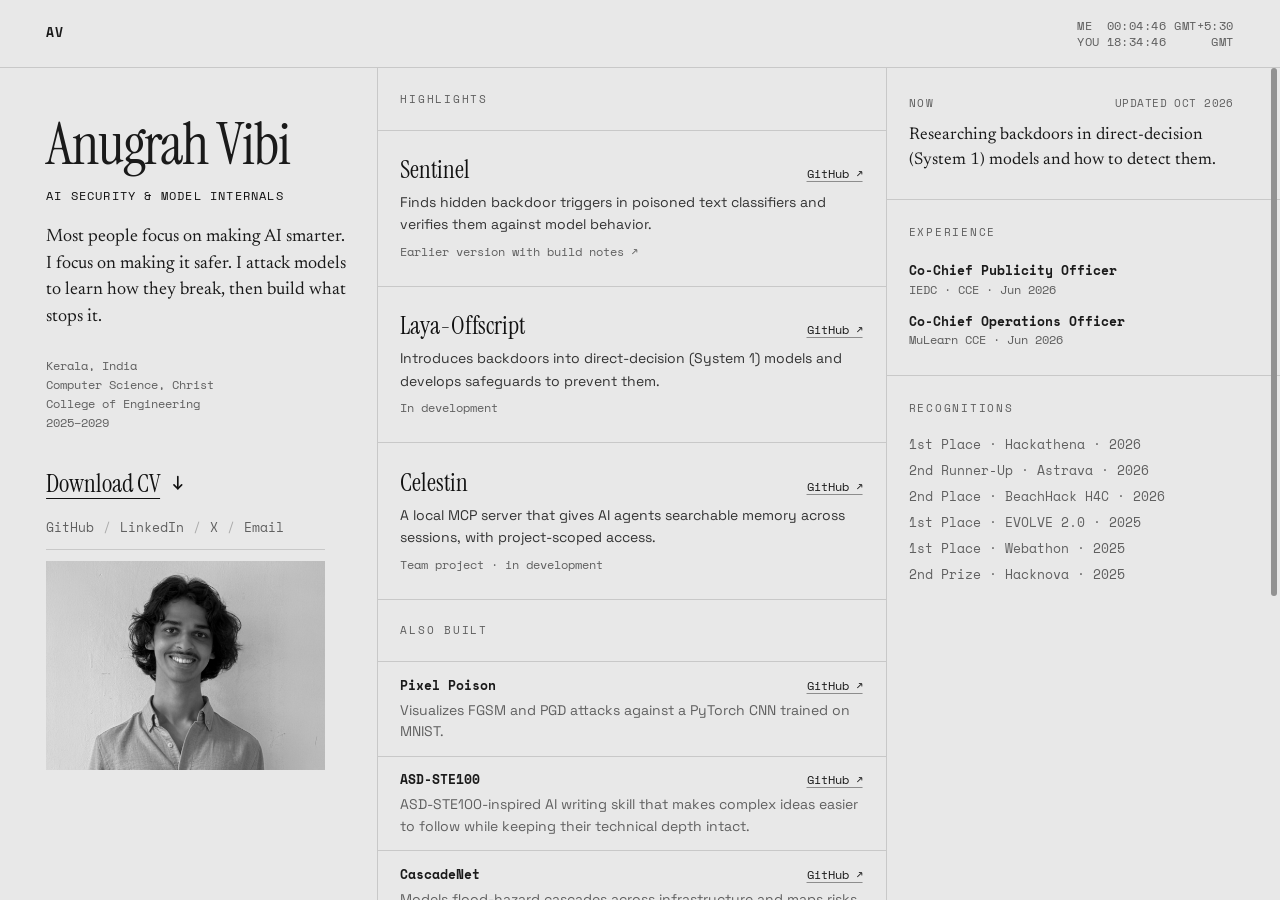
<file: index.html>
<!doctype html>
<html lang="en">
  <head>
    <meta charset="UTF-8" />
    <meta name="viewport" content="width=device-width, initial-scale=1.0" />
    <meta
      name="description"
      content="Portfolio of Anugrah Vibi. AI security and model internals, researching backdoors and adversarial triggers in direct-decision (System 1) models."
    />
    <meta name="theme-color" content="#e8e8e8" />
    <title>Anugrah Vibi | AI Security &amp; Model Internals</title>
    <link rel="canonical" href="https://anugrahvibi.vercel.app/" />
    <script type="application/ld+json">
      {
        "@context": "https://schema.org",
        "@type": "Person",
        "@id": "https://anugrahvibi.vercel.app/#person",
        "name": "Anugrah Vibi",
        "url": "https://anugrahvibi.vercel.app/",
        "description": "AI security and model internals, researching backdoors and adversarial triggers in direct-decision (System 1) models.",
        "affiliation": {
          "@type": "EducationalOrganization",
          "name": "Christ College of Engineering"
        },
        "sameAs": [
          "https://github.com/anugrahvibi",
          "https://www.linkedin.com/in/anugrahvibi/",
          "https://x.com/anugrah_vibi"
        ]
      }
    </script>
    <link rel="icon" href="data:," />
    <link rel="preconnect" href="https://fonts.googleapis.com" />
    <link rel="preconnect" href="https://fonts.gstatic.com" crossorigin />
    <link
      href="https://fonts.googleapis.com/css2?family=Instrument+Serif&family=Newsreader:wght@400&family=Space+Grotesk:wght@400&family=Space+Mono:wght@400;700&display=swap"
      rel="stylesheet"
    />
    <style>
      :root {
        color-scheme: light;
        --ui-scale: 0.9;
        --mono-copy-size: 13px;
        --mono-description-size: 12.5px;
        --mono-meta-size: 12px;
        --mono-label-size: 11px;
        --project-description-font: "Space Grotesk", Arial, sans-serif;
        --project-description-size: 14px;
        --reading-copy-font: "Newsreader", Georgia, serif;
        --paper: #e8e8e8;
        --ink: #1a1a1a;
        --muted: #5d5d5d;
        --rule: #c8c8c8;
        --rule-major: 1px solid var(--rule);
        --column-divider: var(--rule-major);
        --scroll-thumb: #929292;
        --scroll-thumb-hover: #666666;
        --cell-pad: calc(28px * var(--ui-scale));
        --serif: "Instrument Serif", Georgia, serif;
        --mono: "Space Mono", "Courier New", monospace;
      }

      *,
      *::before,
      *::after {
        box-sizing: border-box;
      }

      html {
        scroll-behavior: smooth;
        scrollbar-width: none;
      }

      html::-webkit-scrollbar {
        display: none;
      }

      .col-projects {
        scrollbar-width: none;
      }

      .col-projects::-webkit-scrollbar {
        display: none;
      }

      .work-scrollbar {
        position: fixed;
        z-index: 5;
        inset-block: calc(76px * var(--ui-scale)) 0;
        right: 0;
        display: none;
        width: 12px;
        touch-action: none;
        user-select: none;
      }

      .work-scrollbar[hidden] {
        display: none;
      }

      .work-scrollbar-thumb {
        position: absolute;
        top: 0;
        left: 3px;
        width: 6px;
        min-height: 32px;
        border-radius: 999px;
        background: var(--scroll-thumb);
        cursor: grab;
      }

      .work-scrollbar:hover .work-scrollbar-thumb,
      .work-scrollbar.is-dragging .work-scrollbar-thumb {
        background: var(--scroll-thumb-hover);
      }

      .work-scrollbar.is-dragging .work-scrollbar-thumb {
        cursor: grabbing;
      }

      .work-scrollbar:focus-visible {
        outline: 2px solid var(--ink);
        outline-offset: -2px;
      }

      body {
        min-width: 320px;
        margin: 0;
        background: var(--paper);
        color: var(--ink);
        font-family: var(--mono);
        font-size: var(--mono-copy-size);
        line-height: 1.65;
      }

      a {
        color: inherit;
        text-decoration-color: #8d8d8d;
        text-decoration-thickness: 1px;
        text-underline-offset: 3px;
      }

      a:hover {
        text-decoration-color: currentColor;
      }

      a:focus-visible {
        outline: 2px solid var(--ink);
        outline-offset: 4px;
      }

      .nav {
        min-height: calc(76px * var(--ui-scale));
        display: flex;
        align-items: center;
        padding: calc(18px * var(--ui-scale)) clamp(calc(22px * var(--ui-scale)), calc(4vw * var(--ui-scale)), calc(56px * var(--ui-scale)));
        border-bottom: var(--rule-major);
      }

      .nav-left {
        font-size: calc(14px * var(--ui-scale));
        font-weight: 600;
        letter-spacing: 0.08em;
        text-decoration: none;
        white-space: nowrap;
      }

      .local-times {
        display: flex;
        flex-direction: column;
        align-items: flex-end;
        margin-left: auto;
        color: var(--muted);
        font-size: var(--mono-meta-size);
        letter-spacing: 0.04em;
        line-height: 1.35;
        white-space: nowrap;
      }

      .time-row {
        display: grid;
        grid-template-columns: 3ch 8ch 9ch;
        column-gap: 0.7em;
        font-variant-numeric: tabular-nums;
      }

      .time-value,
      .time-offset {
        text-align: right;
      }

      .main {
        --column-gap: clamp(calc(24px * var(--ui-scale)), calc(4vw * var(--ui-scale)), calc(62px * var(--ui-scale)));
        --page-inset: clamp(calc(22px * var(--ui-scale)), calc(4vw * var(--ui-scale)), calc(56px * var(--ui-scale)));
        --column-top: clamp(calc(34px * var(--ui-scale)), calc(5vw * var(--ui-scale)), calc(62px * var(--ui-scale)));
        --column-bottom: calc(64px * var(--ui-scale));
        display: grid;
        grid-template-columns: minmax(calc(220px * var(--ui-scale)), 0.9fr) minmax(calc(360px * var(--ui-scale)), 1.35fr) minmax(calc(230px * var(--ui-scale)), 0.95fr);
        column-gap: var(--column-gap);
        row-gap: var(--column-gap);
        align-items: stretch;
        padding: 0 var(--page-inset);
      }

      .col-left,
      .col-right,
      .col-projects {
        min-width: 0;
      }

      .col-left {
        padding-top: calc(var(--column-top) + 8px * var(--ui-scale));
        padding-bottom: 0;
      }

      .col-projects,
      .col-right {
        margin-left: calc(var(--column-gap) / -2);
        padding-left: calc(var(--column-gap) / 2 - 1px);
        padding-top: 0;
        padding-bottom: 0;
        border-left: var(--column-divider);
      }

      .name {
        margin: 0;
        font-family: var(--serif);
        font-size: calc(clamp(48px, 5vw, 76px) * var(--ui-scale));
        font-style: normal;
        font-weight: 400;
        line-height: 1;
        letter-spacing: -0.02em;
      }

      .role-line {
        margin: calc(14px * var(--ui-scale)) 0 0;
        color: #111;
        font-family: var(--mono);
        font-size: var(--mono-meta-size);
        font-weight: 500;
        letter-spacing: 0.1em;
        text-transform: uppercase;
      }

      .intro-description {
        max-width: 42ch;
        margin: calc(20px * var(--ui-scale)) 0 0;
        color: #1a1a1a;
        font-family: var(--reading-copy-font);
        font-size: 18px;
        font-style: normal;
        font-weight: 400;
        letter-spacing: 0;
        line-height: 1.48;
        text-wrap: pretty;
      }

      .meta-lines {
        margin-top: calc(28px * var(--ui-scale));
        color: #606060;
        font-family: var(--mono);
        font-size: var(--mono-meta-size);
        line-height: 1.6;
      }

      .meta-lines p {
        margin: 0;
        white-space: nowrap;
      }

      .meta-lines p.meta-college {
        white-space: normal;
        text-wrap: balance;
      }

      .cv-link {
        display: inline-flex;
        align-items: center;
        color: #111;
        font-family: var(--serif);
        font-size: calc(28px * var(--ui-scale));
        line-height: 1.2;
        text-decoration: underline;
        text-decoration-thickness: 1px;
        text-underline-offset: 6px;
      }

      .cv-link:hover,
      .cv-link:focus-visible {
        text-decoration-thickness: 2px;
      }

      .download-arrow {
        width: 0.7em;
        height: 0.7em;
        margin-left: calc(10px * var(--ui-scale));
        transition: transform 150ms ease;
      }

      .cv-link:hover .download-arrow,
      .cv-link:focus-visible .download-arrow {
        transform: translateY(3px);
      }

      .left-bottom {
        margin-top: calc(40px * var(--ui-scale));
      }

      .socials {
        margin-top: calc(20px * var(--ui-scale));
      }

      .portrait-preview {
        width: min(100%, calc(360px * var(--ui-scale)), 31vh);
        width: min(100%, calc(360px * var(--ui-scale)), 31dvh);
        margin: calc(12px * var(--ui-scale)) 0 calc(32px * var(--ui-scale));
        overflow: hidden;
        border-top: var(--rule-major);
        padding-top: calc(12px * var(--ui-scale));
      }

      .portrait-preview img {
        display: block;
        width: 100%;
        height: auto;
        aspect-ratio: 4 / 3;
        object-fit: cover;
        object-position: center;
      }

      .section-label {
        margin: 0 0 calc(17px * var(--ui-scale));
        color: var(--muted);
        font-size: var(--mono-label-size);
        font-weight: 400;
        letter-spacing: 0.16em;
        line-height: 1.4;
        text-transform: uppercase;
      }

      .social-list,
      .experience-list,
      .recognition-list {
        margin: 0;
        padding: 0;
        list-style: none;
      }

      .social-list li {
        margin: 0;
      }

      .social-list a {
        color: #606060;
        font-family: var(--mono);
        font-size: var(--mono-copy-size);
        font-weight: 400;
        text-decoration: none;
      }

      .social-list a:hover,
      .social-list a:focus-visible {
        color: #111;
        text-decoration: underline;
        text-underline-offset: 4px;
      }

      .social-list {
        display: flex;
        flex-wrap: wrap;
        align-items: center;
      }

      .social-list .social-separator {
        margin: 0 calc(10px * var(--ui-scale));
        color: #aaa;
      }

      .featured-list,
      .archive-list {
        margin: 0;
        padding: 0;
        list-style: none;
      }

      .featured-entry {
        padding: calc(28px * var(--ui-scale)) 0;
        padding-right: calc(var(--column-gap) / 2);
        padding-left: calc(var(--column-gap) / 2 - 1px);
        border-bottom: var(--rule-major);
      }

      .featured-list,
      .archive-list {
        margin-right: calc(var(--column-gap) / -2);
        margin-left: calc(var(--column-gap) / -2 + 1px);
      }

      .col-projects > .section-label,
      .archive-section > .section-label {
        margin: 0;
        padding-block: var(--cell-pad);
        line-height: 1;
      }

      .featured-entry:first-child,
      .archive-entry:first-child {
        border-top: var(--rule-major);
      }

      .featured-heading,
      .archive-heading {
        display: flex;
        align-items: baseline;
        justify-content: space-between;
        gap: calc(16px * var(--ui-scale));
      }

      .featured-title {
        min-width: 0;
        margin: 0;
        color: #111;
        font-family: var(--serif);
        font-size: calc(28px * var(--ui-scale));
        font-weight: 400;
        line-height: 1.1;
      }

      .featured-link,
      .archive-link {
        font-size: var(--mono-meta-size);
        white-space: nowrap;
      }

      .featured-description {
        max-width: 58ch;
        margin: calc(8px * var(--ui-scale)) 0 0;
        color: #333;
        font-family: var(--project-description-font);
        font-size: var(--project-description-size);
        font-weight: 400;
        line-height: 1.6;
      }

      .featured-meta {
        margin: calc(8px * var(--ui-scale)) 0 0;
        color: #606060;
        font-family: var(--mono);
        font-size: var(--mono-meta-size);
        line-height: 1.5;
      }

      .featured-meta a {
        color: inherit;
        text-decoration: none;
      }

      .featured-meta a:hover,
      .featured-meta a:focus-visible {
        text-decoration: underline;
        text-underline-offset: 3px;
      }

      .archive-section {
        margin-top: 0;
        padding-bottom: var(--column-bottom);
      }

      .archive-entry {
        min-width: 0;
        padding: calc(14px * var(--ui-scale)) 0;
        padding-right: calc(var(--column-gap) / 2);
        padding-left: calc(var(--column-gap) / 2 - 1px);
        border-bottom: var(--rule-major);
      }

      .archive-name {
        min-width: 0;
        font-family: var(--mono);
        font-size: var(--mono-copy-size);
        font-weight: 700;
      }

      .archive-description {
        display: -webkit-box;
        overflow: hidden;
        margin: calc(4px * var(--ui-scale)) 0 0;
        color: #606060;
        font-family: var(--project-description-font);
        font-size: var(--project-description-size);
        font-weight: 400;
        line-height: 1.55;
        -webkit-box-orient: vertical;
        -webkit-line-clamp: 2;
      }

      .experience-list li,
      .recognition-list li {
        margin: 0 0 calc(13px * var(--ui-scale));
        line-height: 1.55;
      }

      .role-title {
        display: block;
        font-weight: 700;
      }

      .role-meta {
        display: block;
        color: var(--muted);
        font-size: var(--mono-meta-size);
      }

      .role-meta a {
        margin-left: calc(8px * var(--ui-scale));
        white-space: nowrap;
      }

      .now-heading {
        display: flex;
        align-items: baseline;
        justify-content: space-between;
        gap: calc(12px * var(--ui-scale));
      }

      .now-heading .section-label {
        margin-bottom: 0;
      }

      .right-section:first-child {
        padding-block: var(--cell-pad);
      }

      .now-updated {
        color: #606060;
        font-family: var(--mono);
        font-size: var(--mono-label-size);
        letter-spacing: 0.04em;
        text-align: right;
        white-space: nowrap;
      }

      .now-description {
        max-width: 34ch;
        margin: calc(14px * var(--ui-scale)) 0 0;
        color: #1a1a1a;
        font-family: var(--reading-copy-font);
        font-size: 17px;
        font-weight: 400;
        line-height: 1.45;
      }

      .right-section + .right-section {
        margin-top: 0;
        margin-right: calc(var(--page-inset) * -1);
        margin-left: calc(var(--column-gap) / -2 + 1px);
        padding: var(--cell-pad) var(--page-inset) var(--cell-pad) calc(var(--column-gap) / 2 - 1px);
        border-top: var(--rule-major);
      }

      .right-section + .right-section > .section-label {
        margin-bottom: 20px;
      }

      .right-section:last-child {
        padding-bottom: var(--column-bottom);
      }

      .experience-list li:last-child,
      .recognition-list li:last-child {
        margin-bottom: 0;
      }

      .recognition-list li {
        margin-bottom: calc(8px * var(--ui-scale));
        color: #606060;
        font-family: var(--mono);
        font-size: var(--mono-description-size);
        font-weight: 400;
        line-height: 1.5;
      }

      @media (min-width: 1001px) and (min-height: 660px) {
        body {
          height: 100vh;
          height: 100dvh;
          overflow: hidden;
        }

        .nav {
          height: calc(76px * var(--ui-scale));
          min-height: calc(76px * var(--ui-scale));
        }

        .main {
          --column-top: clamp(calc(32px * var(--ui-scale)), calc(5vh * var(--ui-scale)), calc(60px * var(--ui-scale)));
          height: calc(100vh - calc(76px * var(--ui-scale)));
          height: calc(100dvh - calc(76px * var(--ui-scale)));
          grid-template-rows: minmax(0, 1fr);
          overflow: hidden;
        }

        .col-projects {
          min-height: 0;
          margin-right: calc(var(--column-gap) / -2);
          overflow-x: hidden;
          overflow-y: auto;
          overscroll-behavior-x: none;
          overscroll-behavior-y: contain;
        }

        .work-scrollbar {
          display: block;
        }

        .featured-list,
        .archive-list {
          margin-right: 0;
        }
      }

      @media (max-width: 1000px), (max-height: 659px) {
        .portrait-preview {
          display: none;
        }

        .main {
          grid-template-columns: minmax(0, 1fr) minmax(0, 1fr);
          row-gap: 0;
          overflow: visible;
        }

        .col-left,
        .col-projects {
          grid-column: 1 / -1;
        }

        .col-left {
          max-width: 720px;
          padding-bottom: calc(32px * var(--ui-scale));
        }

        .col-projects,
        .col-right {
          margin-left: 0;
          padding-top: 0;
          padding-bottom: 0;
          padding-left: 0;
          border-top: var(--column-divider);
          border-left: 0;
        }

        .featured-list,
        .archive-list {
          margin-right: 0;
          margin-left: 0;
        }

        .featured-entry,
        .archive-entry {
          padding-right: 0;
          padding-left: 0;
        }

        .right-section + .right-section {
          margin-right: 0;
          margin-left: 0;
          padding: var(--cell-pad) 0;
        }
      }

      @media (min-width: 1001px) and (min-height: 660px) and (max-height: 715px) {
        .portrait-preview {
          display: none;
        }
      }

      @media (max-width: 639px) {
        .time-row--me {
          display: none;
        }
      }

      @media (max-width: 620px) {
        .nav {
          padding: calc(16px * var(--ui-scale)) calc(20px * var(--ui-scale));
        }

        .social-list a {
          display: inline-flex;
          min-height: 44px;
          align-items: center;
        }

        .main {
          grid-template-columns: minmax(0, 1fr);
          column-gap: 0;
          --column-top: calc(38px * var(--ui-scale));
          padding-right: calc(20px * var(--ui-scale));
          padding-left: calc(20px * var(--ui-scale));
        }

        .col-left,
        .col-projects {
          grid-column: 1;
        }

        .col-right {
          display: grid;
          grid-template-columns: 1fr;
        }

      }

      @media (prefers-reduced-motion: reduce) {
        html {
          scroll-behavior: auto;
        }
      }
    </style>
  </head>
  <body>
    <header class="nav">
      <a class="nav-left" href="./" aria-label="Anugrah Vibi home">AV</a>
      <div class="local-times" role="group" aria-label="Local times">
        <div class="time-row time-row--me">
          <span>ME</span>
          <span class="time-value" data-time="me" aria-hidden="true">--:--:--</span>
          <span class="time-offset" data-offset="me">GMT+--:--</span>
        </div>
        <div class="time-row time-row--you">
          <span>YOU</span>
          <span class="time-value" data-time="you" aria-hidden="true">--:--:--</span>
          <span class="time-offset" data-offset="you">GMT±X</span>
        </div>
      </div>
    </header>

    <main class="main">
      <section class="col-left" aria-labelledby="name">
        <div class="left-top">
          <h1 class="name" id="name">Anugrah Vibi</h1>
          <p class="role-line">AI security &amp; model internals</p>
          <p class="intro-description">Most people focus on making AI smarter. I focus on making it safer. I attack models to learn how they break, then build what stops it.</p>
          <div class="meta-lines">
            <p>Kerala, India</p>
            <p class="meta-college">Computer Science, Christ College of Engineering</p>
            <p>2025–2029</p>
          </div>
        </div>

        <div class="left-bottom">
          <a class="cv-link" href="./assets/Anugrah_Vibi_CV.pdf" download="Anugrah_Vibi_CV.pdf">
            <span>Download CV</span>
            <svg class="download-arrow" viewBox="0 0 16 16" fill="none" stroke="currentColor" stroke-width="1.5" stroke-linecap="round" stroke-linejoin="round" aria-hidden="true" focusable="false">
              <path d="M8 1.5v11" />
              <path d="m4.5 9 3.5 3.5L11.5 9" />
            </svg>
          </a>

          <nav class="socials" aria-label="Find me online">
            <ul class="social-list">
              <li><a href="https://github.com/anugrahvibi" target="_blank" rel="noreferrer">GitHub</a></li>
              <li class="social-separator" aria-hidden="true">/</li>
              <li><a href="https://www.linkedin.com/in/anugrahvibi/" target="_blank" rel="noreferrer">LinkedIn</a></li>
              <li class="social-separator" aria-hidden="true">/</li>
              <li><a href="https://x.com/anugrah_vibi" target="_blank" rel="noreferrer">X</a></li>
              <li class="social-separator" aria-hidden="true">/</li>
              <li><a href="mailto:anugrahvibi07@gmail.com">Email</a></li>
            </ul>
          </nav>

          <figure class="portrait-preview">
            <img src="./assets/portrait-original-bw.jpg" alt="Black-and-white portrait of Anugrah Vibi against a textured wall" />
          </figure>
        </div>
      </section>

      <section class="col-projects" id="work-scroll-area" aria-labelledby="work-heading" tabindex="0">
        <h2 class="section-label" id="work-heading">HIGHLIGHTS</h2>
        <ul class="featured-list">
          <li class="featured-entry">
            <div class="featured-heading">
              <h3 class="featured-title">Sentinel</h3>
              <a class="featured-link" href="https://github.com/anugrahvibi/PushToProd" target="_blank" rel="noopener noreferrer" aria-label="Sentinel on GitHub">GitHub ↗</a>
            </div>
            <p class="featured-description">Finds hidden backdoor triggers in poisoned text classifiers and verifies them against model behavior.</p>
            <p class="featured-meta"><a href="https://github.com/anugrahvibi/sentinel-ai" target="_blank" rel="noopener noreferrer" aria-label="Earlier version of Sentinel on GitHub">Earlier version with build notes ↗</a></p>
          </li>
          <li class="featured-entry">
            <div class="featured-heading">
              <h3 class="featured-title">Laya-Offscript</h3>
              <a class="featured-link" href="https://github.com/anugrahvibi/Laya-Offscript" target="_blank" rel="noopener noreferrer" aria-label="Laya-Offscript on GitHub">GitHub ↗</a>
            </div>
            <p class="featured-description">Introduces backdoors into direct-decision (System 1) models and develops safeguards to prevent them.</p>
            <p class="featured-meta">In development</p>
          </li>
          <li class="featured-entry">
            <div class="featured-heading">
              <h3 class="featured-title">Celestin</h3>
              <a class="featured-link" href="https://github.com/anugrahvibi/Celestin" target="_blank" rel="noopener noreferrer" aria-label="Celestin on GitHub">GitHub ↗</a>
            </div>
            <p class="featured-description">A local MCP server that gives AI agents searchable memory across sessions, with project-scoped access.</p>
            <p class="featured-meta">Team project · in development</p>
          </li>
          <!-- ALT featured #3: swap in CascadeNet if Celestin has no security angle
            <li class="featured-entry">
              <div class="featured-heading">
                <h3 class="featured-title">CascadeNet</h3>
                <a class="featured-link" href="https://github.com/anugrahvibi/CascadeNet" target="_blank" rel="noreferrer">GitHub ↗</a>
              </div>
              <p class="featured-description">Turns flood-risk signals into simultaneous response plans for five stakeholders, from dam authorities to the public.</p>
              <p class="featured-meta">1st Place · Hackathena · 2026 / 2nd Runner-Up · Astrava · 2026</p>
            </li>
          -->
        </ul>

        <section class="archive-section" aria-labelledby="archive-heading">
          <h2 class="section-label" id="archive-heading">ALSO BUILT</h2>
          <ul class="archive-list">
            <li class="archive-entry">
              <div class="archive-heading">
                <span class="archive-name">Pixel Poison</span>
                <a class="archive-link" href="https://github.com/anugrahvibi/adversarial-gradient-visualizer" target="_blank" rel="noopener noreferrer" aria-label="Pixel Poison on GitHub">GitHub ↗</a>
              </div>
              <p class="archive-description">Visualizes FGSM and PGD attacks against a PyTorch CNN trained on MNIST.</p>
            </li>
            <li class="archive-entry">
              <div class="archive-heading">
                <span class="archive-name">ASD-STE100</span>
                <a class="archive-link" href="https://github.com/anugrahvibi/ASD-STE100" target="_blank" rel="noopener noreferrer" aria-label="ASD-STE100 on GitHub">GitHub ↗</a>
              </div>
              <p class="archive-description">ASD-STE100-inspired AI writing skill that makes complex ideas easier to follow while keeping their technical depth intact.</p>
            </li>
            <li class="archive-entry">
              <div class="archive-heading">
                <span class="archive-name">CascadeNet</span>
                <a class="archive-link" href="https://github.com/anugrahvibi/CascadeNet" target="_blank" rel="noopener noreferrer" aria-label="CascadeNet on GitHub">GitHub ↗</a>
              </div>
              <p class="archive-description">Models flood-hazard cascades across infrastructure and maps risks to department-specific response plans.</p>
            </li>
            <li class="archive-entry">
              <div class="archive-heading">
                <span class="archive-name">ConclaveAI</span>
                <a class="archive-link" href="https://github.com/anugrahvibi/conclaveai" target="_blank" rel="noopener noreferrer" aria-label="ConclaveAI on GitHub">GitHub ↗</a>
              </div>
              <p class="archive-description">Downscales weather forecasts to village-level conditions and pairs them with geospatial crop advisories.</p>
            </li>
            <li class="archive-entry">
              <div class="archive-heading">
                <span class="archive-name">TEAM-KORE-HFC</span>
                <a class="archive-link" href="https://github.com/anugrahvibi/TEAM-KORE-HFC" target="_blank" rel="noopener noreferrer" aria-label="TEAM-KORE-HFC on GitHub">GitHub ↗</a>
              </div>
              <p class="archive-description">Prioritizes alerts, connects changes to incidents and cloud costs, and predicts service blast radius.</p>
            </li>
            <li class="archive-entry">
              <div class="archive-heading">
                <span class="archive-name">Kadhali Healthcare</span>
                <a class="archive-link" href="https://github.com/anugrahvibi/Kadhali-Healthcare" target="_blank" rel="noopener noreferrer" aria-label="Kadhali Healthcare on GitHub">GitHub ↗</a>
              </div>
              <p class="archive-description">Extracts clinical data from PDFs and creates patient summaries and reports.</p>
            </li>
            <li class="archive-entry">
              <div class="archive-heading">
                <span class="archive-name">Sports Analysis</span>
                <a class="archive-link" href="https://github.com/anugrahvibi/sports-analysis-project" target="_blank" rel="noopener noreferrer" aria-label="Sports Analysis on GitHub">GitHub ↗</a>
              </div>
              <p class="archive-description">A local demo for comparing player performance and possible target clubs.</p>
            </li>
          </ul>
        </section>
      </section>

      <aside class="col-right" aria-label="Current focus, experience and recognition">
        <section class="right-section" aria-labelledby="now-heading">
          <div class="now-heading">
            <h2 class="section-label" id="now-heading">NOW</h2>
            <span class="now-updated">UPDATED OCT 2026</span>
          </div>
          <p class="now-description">Researching backdoors in direct-decision (System 1) models and how to detect them.</p>
        </section>

        <section class="right-section" aria-labelledby="experience-heading">
          <h2 class="section-label" id="experience-heading">Experience</h2>
          <ul class="experience-list">
            <li>
              <span class="role-title">Co-Chief Publicity Officer</span>
              <span class="role-meta">IEDC · CCE · Jun 2026</span>
            </li>
            <li>
              <span class="role-title">Co-Chief Operations Officer</span>
              <span class="role-meta">MuLearn CCE · Jun 2026</span>
            </li>
          </ul>
        </section>

        <section class="right-section" aria-labelledby="recognition-heading">
          <h2 class="section-label" id="recognition-heading">Recognitions</h2>
          <ul class="recognition-list">
            <li>1st Place · Hackathena · 2026</li>
            <li>2nd Runner-Up · Astrava · 2026</li>
            <li>2nd Place · BeachHack H4C · 2026</li>
            <li>1st Place · EVOLVE 2.0 · 2025</li>
            <li>1st Place · Webathon · 2025</li>
            <li>2nd Prize · Hacknova · 2025</li>
          </ul>
        </section>
      </aside>
    </main>
    <div
      class="work-scrollbar"
      role="scrollbar"
      aria-label="Work section scroll position"
      aria-controls="work-scroll-area"
      aria-orientation="vertical"
      aria-valuemin="0"
      aria-valuemax="0"
      aria-valuenow="0"
      tabindex="0"
      hidden
    >
      <span class="work-scrollbar-thumb" aria-hidden="true"></span>
    </div>
    <script>
      function mountWorkScrollRelay() {
        const workScroller = document.querySelector(".col-projects");
        const desktopLayout = window.matchMedia("(min-width: 1001px) and (min-height: 660px)");

        function relayWheel(event) {
          if (!desktopLayout.matches || workScroller.contains(event.target) || event.deltaY === 0) {
            return;
          }

          event.preventDefault();
          const multiplier = event.deltaMode === 1
            ? 16
            : event.deltaMode === 2
              ? workScroller.clientHeight
              : 1;
          workScroller.scrollTop += event.deltaY * multiplier;
        }

        document.addEventListener("wheel", relayWheel, { passive: false });
        return () => document.removeEventListener("wheel", relayWheel);
      }

      function mountWorkScrollbar() {
        const workScroller = document.querySelector(".col-projects");
        const track = document.querySelector(".work-scrollbar");
        const thumb = document.querySelector(".work-scrollbar-thumb");
        const desktopLayout = window.matchMedia("(min-width: 1001px) and (min-height: 660px)");
        let maxScroll = 0;
        let thumbHeight = 0;
        let dragStartY = 0;
        let dragStartScroll = 0;
        let dragging = false;
        let updateFrame = 0;

        function update() {
          updateFrame = 0;
          maxScroll = Math.max(0, workScroller.scrollHeight - workScroller.clientHeight);
          track.hidden = !desktopLayout.matches || maxScroll === 0;
          track.setAttribute("aria-valuemax", String(Math.round(maxScroll)));
          track.setAttribute("aria-valuenow", String(Math.round(workScroller.scrollTop)));

          if (track.hidden) return;

          const trackHeight = track.clientHeight;
          thumbHeight = Math.min(
            trackHeight,
            Math.max(32, trackHeight * workScroller.clientHeight / workScroller.scrollHeight),
          );
          const thumbTravel = Math.max(0, trackHeight - thumbHeight);
          const thumbTop = maxScroll > 0
            ? thumbTravel * workScroller.scrollTop / maxScroll
            : 0;

          thumb.style.height = `${thumbHeight}px`;
          thumb.style.transform = `translateY(${thumbTop}px)`;
        }

        function scheduleUpdate() {
          if (!updateFrame) updateFrame = window.requestAnimationFrame(update);
        }

        function setScrollFromPointer(clientY) {
          const trackHeight = track.clientHeight;
          const thumbTravel = Math.max(1, trackHeight - thumbHeight);
          const position = Math.min(
            1,
            Math.max(0, (clientY - track.getBoundingClientRect().top - thumbHeight / 2) / thumbTravel),
          );
          workScroller.scrollTop = position * maxScroll;
          update();
        }

        function onPointerDown(event) {
          if (track.hidden || event.button !== 0) return;
          event.preventDefault();
          update();
          dragging = true;
          dragStartY = event.clientY;
          dragStartScroll = workScroller.scrollTop;
          track.classList.add("is-dragging");
          track.setPointerCapture(event.pointerId);

          if (event.target !== thumb) {
            setScrollFromPointer(event.clientY);
            dragStartY = event.clientY;
            dragStartScroll = workScroller.scrollTop;
          }
        }

        function onPointerMove(event) {
          if (!dragging) return;
          event.preventDefault();
          const thumbTravel = Math.max(1, track.clientHeight - thumbHeight);
          workScroller.scrollTop = dragStartScroll + (event.clientY - dragStartY) * maxScroll / thumbTravel;
          update();
        }

        function onPointerEnd(event) {
          if (!dragging) return;
          dragging = false;
          track.classList.remove("is-dragging");
          if (track.hasPointerCapture(event.pointerId)) track.releasePointerCapture(event.pointerId);
        }

        function onKeyDown(event) {
          if (track.hidden) return;
          let nextScroll = workScroller.scrollTop;
          const pageStep = Math.max(40, workScroller.clientHeight * 0.9);

          switch (event.key) {
            case "ArrowDown": nextScroll += 40; break;
            case "ArrowUp": nextScroll -= 40; break;
            case "PageDown": nextScroll += pageStep; break;
            case "PageUp": nextScroll -= pageStep; break;
            case "Home": nextScroll = 0; break;
            case "End": nextScroll = maxScroll; break;
            default: return;
          }

          event.preventDefault();
          workScroller.scrollTop = Math.min(maxScroll, Math.max(0, nextScroll));
          update();
        }

        workScroller.addEventListener("scroll", scheduleUpdate, { passive: true });
        window.addEventListener("resize", scheduleUpdate);
        window.addEventListener("load", scheduleUpdate, { once: true });
        desktopLayout.addEventListener("change", scheduleUpdate);
        track.addEventListener("pointerdown", onPointerDown);
        track.addEventListener("pointermove", onPointerMove);
        track.addEventListener("pointerup", onPointerEnd);
        track.addEventListener("pointercancel", onPointerEnd);
        track.addEventListener("keydown", onKeyDown);

        const resizeObserver = "ResizeObserver" in window
          ? new ResizeObserver(scheduleUpdate)
          : null;
        resizeObserver?.observe(workScroller);
        for (const content of workScroller.querySelectorAll(".featured-list, .archive-section")) {
          resizeObserver?.observe(content);
        }

        document.fonts?.ready.then(scheduleUpdate);
        update();

        return () => {
          if (updateFrame) window.cancelAnimationFrame(updateFrame);
          resizeObserver?.disconnect();
          workScroller.removeEventListener("scroll", scheduleUpdate);
          window.removeEventListener("resize", scheduleUpdate);
          desktopLayout.removeEventListener("change", scheduleUpdate);
          track.removeEventListener("pointerdown", onPointerDown);
          track.removeEventListener("pointermove", onPointerMove);
          track.removeEventListener("pointerup", onPointerEnd);
          track.removeEventListener("pointercancel", onPointerEnd);
          track.removeEventListener("keydown", onKeyDown);
        };
      }

      function mountLocalTimes() {
        const localTimeZone = Intl.DateTimeFormat().resolvedOptions().timeZone;
        const timeZones = {
          me: "Asia/Kolkata",
          you: localTimeZone,
        };
        const timeFormatters = Object.fromEntries(
          Object.entries(timeZones).map(([key, timeZone]) => [
            key,
            new Intl.DateTimeFormat("en-GB", {
              timeZone,
              hour: "2-digit",
              minute: "2-digit",
              second: "2-digit",
              hourCycle: "h23",
            }),
          ]),
        );
        const offsetFormatters = Object.fromEntries(
          Object.entries(timeZones).map(([key, timeZone]) => [
            key,
            new Intl.DateTimeFormat("en", {
              timeZone,
              timeZoneName: "shortOffset",
            }),
          ]),
        );

        function updateTimes() {
          const now = new Date();

          for (const key of Object.keys(timeZones)) {
            const time = document.querySelector(`[data-time="${key}"]`);
            const offset = document.querySelector(`[data-offset="${key}"]`);
            const zoneName = offsetFormatters[key]
              .formatToParts(now)
              .find((part) => part.type === "timeZoneName").value;

            time.textContent = timeFormatters[key].format(now);
            offset.textContent = zoneName;
          }
        }

        updateTimes();
        const intervalId = window.setInterval(updateTimes, 1000);
        return () => window.clearInterval(intervalId);
      }

      const unmountLocalTimes = mountLocalTimes();
      window.addEventListener("pagehide", unmountLocalTimes, { once: true });
      const unmountWorkScrollRelay = mountWorkScrollRelay();
      window.addEventListener("pagehide", unmountWorkScrollRelay, { once: true });
      const unmountWorkScrollbar = mountWorkScrollbar();
      window.addEventListener("pagehide", unmountWorkScrollbar, { once: true });
    </script>
  </body>
</html>
</file>
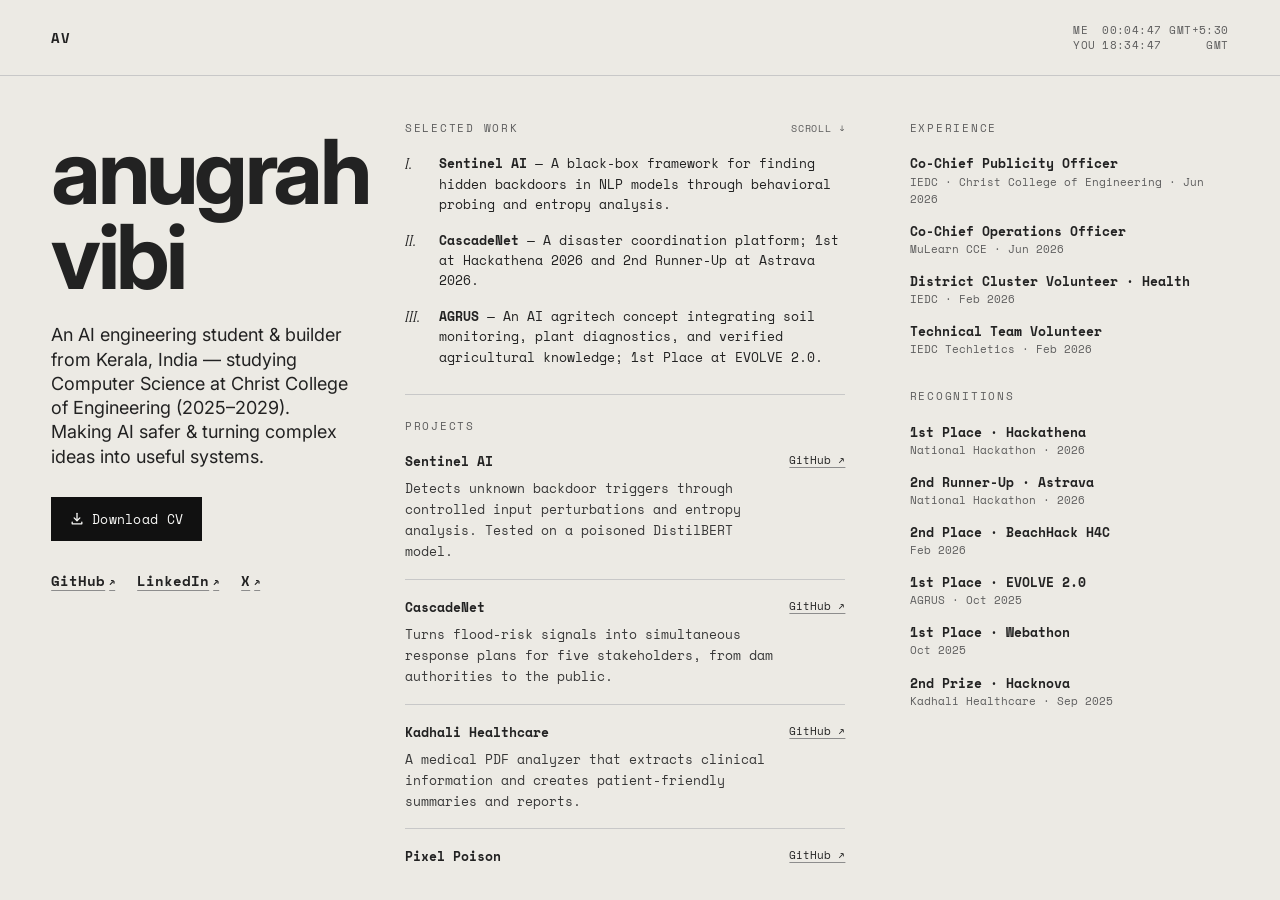
<file: index-b.html>
<!doctype html>
<html lang="en">
  <head>
    <meta charset="UTF-8" />
    <meta name="viewport" content="width=device-width, initial-scale=1.0" />
    <meta
      name="description"
      content="Anugrah Vibi — AI engineering student and builder focused on safer AI, research, and useful systems."
    />
    <meta name="theme-color" content="#e8e8e8" />
    <title>Anugrah Vibi — AI Engineering &amp; Research</title>
    <link rel="icon" href="data:," />
    <link rel="preconnect" href="https://fonts.googleapis.com" />
    <link rel="preconnect" href="https://fonts.gstatic.com" crossorigin />
    <link
      href="https://fonts.googleapis.com/css2?family=Instrument+Serif&family=Inter:wght@400;700&family=Space+Mono:wght@400;700&display=swap"
      rel="stylesheet"
    />
    <style>
      :root {
        color-scheme: light;
        --paper: #eceae4;
        --ink: #222;
        --muted: #5d5d5d;
        --rule: #c8c8c8;
        --serif: "Instrument Serif", Georgia, serif;
        --mono: "Space Mono", "Courier New", monospace;
      }

      *,
      *::before,
      *::after {
        box-sizing: border-box;
      }

      html {
        scroll-behavior: smooth;
      }

      body {
        min-width: 320px;
        margin: 0;
        background: var(--paper);
        color: var(--ink);
        font-family: var(--mono);
        font-size: 13px;
        line-height: 1.65;
      }

      a {
        color: inherit;
        text-decoration-color: #8d8d8d;
        text-decoration-thickness: 1px;
        text-underline-offset: 3px;
      }

      a:hover {
        text-decoration-color: currentColor;
      }

      a:focus-visible {
        outline: 2px solid var(--ink);
        outline-offset: 4px;
      }

      .project-scroll:focus-visible {
        outline: 1px dashed #858585;
        outline-offset: 2px;
      }

      .nav {
        min-height: 76px;
        display: flex;
        align-items: center;
        padding: 18px clamp(22px, 4vw, 56px);
        border-bottom: 1px solid var(--rule);
      }

      .nav-left {
        font-size: 14px;
        font-weight: 600;
        letter-spacing: 0.08em;
        white-space: nowrap;
      }

      .local-times {
        display: flex;
        flex-direction: column;
        align-items: flex-end;
        margin-left: auto;
        color: var(--muted);
        font-size: 11px;
        letter-spacing: 0.04em;
        line-height: 1.35;
        white-space: nowrap;
      }

      .time-row {
        display: grid;
        grid-template-columns: 3ch 8ch 9ch;
        column-gap: 0.7em;
        font-variant-numeric: tabular-nums;
      }

      .time-value,
      .time-offset {
        text-align: right;
      }

      .main {
        display: grid;
        grid-template-columns: minmax(220px, 0.9fr) minmax(360px, 1.35fr) minmax(230px, 0.95fr);
        gap: clamp(24px, 4vw, 62px);
        padding: clamp(34px, 5vw, 62px) clamp(22px, 4vw, 56px) 56px;
      }

      .col-left,
      .col-right,
      .col-projects {
        min-width: 0;
      }

      .col-left {
        padding-top: 8px;
      }

      .name {
        margin: 0;
        font-family: "Inter", sans-serif;
        font-size: clamp(56px, 7vw, 120px);
        font-style: normal;
        font-weight: 700;
        line-height: 0.95;
        letter-spacing: -0.04em;
        text-transform: lowercase;
      }

      .tagline {
        max-width: 36ch;
        margin: 24px 0 0;
        color: #222;
        font-family: "Inter", sans-serif;
        font-size: 18px;
        font-style: normal;
        font-weight: 400;
        line-height: 1.35;
      }

      .cv-link {
        display: inline-flex;
        align-items: center;
        gap: 8px;
        margin-top: 28px;
        padding: 12px 18px;
        border: 1px solid #111;
        border-radius: 0;
        background: #111;
        color: #f8f8f6;
        font-family: var(--mono);
        font-size: 13px;
        letter-spacing: 0.02em;
        line-height: 1.4;
        text-decoration: none;
        transition: background-color 150ms ease, color 150ms ease, border-color 150ms ease;
      }

      .cv-link:hover,
      .cv-link:focus-visible {
        border-color: #111;
        background: transparent;
        color: #111;
      }

      .socials {
        margin-top: 28px;
      }

      .section-label {
        margin: 0 0 17px;
        color: var(--muted);
        font-size: 11px;
        font-weight: 400;
        letter-spacing: 0.16em;
        line-height: 1.4;
        text-transform: uppercase;
      }

      .social-list,
      .work-list,
      .experience-list,
      .recognition-list {
        margin: 0;
        padding: 0;
        list-style: none;
      }

      .social-list li {
        margin: 0;
      }

      .social-list a {
        text-underline-offset: 4px;
        font-size: 14px;
        font-weight: 600;
        white-space: nowrap;
      }

      .social-list {
        display: flex;
        flex-wrap: wrap;
        gap: 22px;
      }

      .social-arrow {
        margin-left: 4px;
        font-size: 10px;
      }

      .column-heading {
        display: flex;
        align-items: baseline;
        justify-content: space-between;
        gap: 16px;
      }

      .scroll-note {
        color: var(--muted);
        font-size: 10px;
        letter-spacing: 0.08em;
        white-space: nowrap;
      }

      .work-list li {
        position: relative;
        margin: 0 0 16px;
        padding-left: 34px;
        line-height: 1.55;
      }

      .work-list .num {
        position: absolute;
        top: 0;
        left: 0;
        font-family: var(--serif);
        font-size: 15px;
        font-style: italic;
      }

      .work-list strong,
      .project-title {
        font-weight: 700;
      }

      .sub-text {
        margin-top: 5px;
        color: #383838;
      }

      .project-scroll {
        min-width: 0;
      }

      .divider {
        margin: 27px 0 24px;
        border: 0;
        border-top: 1px solid var(--rule);
      }

      .projects-list {
        margin: 0;
        padding: 0;
        list-style: none;
      }

      .project {
        display: grid;
        grid-template-columns: minmax(0, 1fr) auto;
        gap: 6px 16px;
        padding: 0 0 17px;
        margin: 0 0 17px;
        border-bottom: 1px solid var(--rule);
      }

      .project:last-child {
        margin-bottom: 0;
        border-bottom: 0;
      }

      .project-title {
        font-size: 13px;
      }

      .project-description {
        grid-column: 1 / 2;
        margin: 0;
        color: #383838;
        line-height: 1.6;
      }

      .project-link {
        grid-column: 2;
        grid-row: 1 / span 2;
        align-self: start;
        font-size: 11px;
        white-space: nowrap;
      }

      .experience-list li,
      .recognition-list li {
        margin: 0 0 13px;
        line-height: 1.55;
      }

      .role-title,
      .recognition-title {
        display: block;
        font-weight: 700;
      }

      .role-meta,
      .recognition-meta {
        display: block;
        color: var(--muted);
        font-size: 11px;
      }

      .right-section + .right-section {
        margin-top: 31px;
      }

      @media (min-width: 1001px) and (min-height: 660px) {
        body {
          height: 100vh;
          height: 100dvh;
          overflow: hidden;
        }

        .nav {
          height: 76px;
          min-height: 76px;
        }

        .main {
          height: calc(100vh - 76px);
          height: calc(100dvh - 76px);
          overflow: hidden;
          padding-top: clamp(32px, 5vh, 60px);
          padding-bottom: 34px;
        }

        .col-projects {
          min-height: 0;
          overflow-x: hidden;
          overflow-y: auto;
          overscroll-behavior-y: contain;
          scrollbar-color: #a5a5a5 transparent;
          scrollbar-width: thin;
          padding: 0 13px 18px 0;
        }

        .col-projects::-webkit-scrollbar {
          width: 5px;
        }

        .col-projects::-webkit-scrollbar-thumb {
          background: #a5a5a5;
          border-radius: 10px;
        }

        .col-projects::-webkit-scrollbar-track {
          background: transparent;
        }
      }

      @media (max-width: 1000px), (max-height: 659px) {
        .main {
          grid-template-columns: minmax(0, 1fr) minmax(0, 1fr);
          overflow: visible;
        }

        .scroll-note {
          display: none;
        }

        .col-left,
        .col-projects {
          grid-column: 1 / -1;
        }

        .col-left {
          max-width: 720px;
        }
      }

      @media (max-width: 639px) {
        .time-row--me {
          display: none;
        }
      }

      @media (max-width: 620px) {
        .nav {
          padding: 16px 20px;
        }

        .social-list a,
        .project-link {
          display: inline-flex;
          min-height: 44px;
          align-items: center;
        }

        .main {
          grid-template-columns: minmax(0, 1fr);
          gap: 42px;
          padding: 38px 20px 56px;
        }

        .col-left,
        .col-projects {
          grid-column: 1;
        }

        .socials {
          margin-top: 28px;
        }

        .col-right {
          display: grid;
          grid-template-columns: 1fr;
        }

        .project {
          grid-template-columns: minmax(0, 1fr);
          gap: 4px;
        }

        .project-description,
        .project-link {
          grid-column: 1;
          grid-row: auto;
        }

        .project-link {
          margin-top: 3px;
        }
      }

      @media (prefers-reduced-motion: reduce) {
        html {
          scroll-behavior: auto;
        }
      }
    </style>
  </head>
  <body>
    <header class="nav">
      <span class="nav-left">AV</span>
      <div class="local-times" role="group" aria-label="Local times">
        <div class="time-row time-row--me">
          <span>ME</span>
          <span class="time-value" data-time="me" aria-hidden="true">--:--:--</span>
          <span class="time-offset" data-offset="me">GMT+--:--</span>
        </div>
        <div class="time-row time-row--you">
          <span>YOU</span>
          <span class="time-value" data-time="you" aria-hidden="true">--:--:--</span>
          <span class="time-offset" data-offset="you">GMT±X</span>
        </div>
      </div>
    </header>

    <main class="main">
      <section class="col-left" aria-labelledby="name">
        <h1 class="name" id="name">Anugrah Vibi</h1>
        <p class="tagline">
          An AI engineering student &amp; builder from Kerala, India — studying Computer Science at Christ College of Engineering (2025–2029). Making AI safer &amp; turning complex ideas into useful systems.
        </p>

        <a class="cv-link" href="./assets/Anugrah_Vibi_CV.pdf" download="Anugrah_Vibi_CV.pdf">
          <svg width="14" height="14" viewBox="0 0 16 16" fill="none" stroke="currentColor" stroke-width="1.5" stroke-linecap="round" stroke-linejoin="round" aria-hidden="true" focusable="false">
            <path d="M8 1.5v8" />
            <path d="m4.75 6.75 3.25 3.25 3.25-3.25" />
            <path d="M2.5 11.5v2h11v-2" />
          </svg>
          <span>Download CV</span>
        </a>

        <nav class="socials" aria-label="Find me online">
          <ul class="social-list">
            <li><a href="https://github.com/anugrahvibi" target="_blank" rel="noreferrer">GitHub<span class="social-arrow" aria-hidden="true">↗</span></a></li>
            <li><a href="https://www.linkedin.com/in/anugrahvibi/" target="_blank" rel="noreferrer">LinkedIn<span class="social-arrow" aria-hidden="true">↗</span></a></li>
            <li><a href="https://x.com/anugrahvibi" target="_blank" rel="noreferrer">X<span class="social-arrow" aria-hidden="true">↗</span></a></li>
          </ul>
        </nav>
      </section>

      <section class="col-projects project-scroll" tabindex="0" aria-label="Selected work and projects">
        <div class="column-heading">
          <h2 class="section-label">Selected work</h2>
          <span class="scroll-note" aria-hidden="true">SCROLL ↓</span>
        </div>
        <ol class="work-list">
          <li>
            <span class="num" aria-hidden="true">I.</span>
            <strong>Sentinel AI</strong> — A black-box framework for finding hidden backdoors in NLP models through behavioral probing and entropy analysis.
          </li>
          <li>
            <span class="num" aria-hidden="true">II.</span>
            <strong>CascadeNet</strong> — A disaster coordination platform; 1st at Hackathena 2026 and 2nd Runner-Up at Astrava 2026.
          </li>
          <li>
            <span class="num" aria-hidden="true">III.</span>
            <strong>AGRUS</strong> — An AI agritech concept integrating soil monitoring, plant diagnostics, and verified agricultural knowledge; 1st Place at EVOLVE 2.0.
          </li>
        </ol>

        <hr class="divider" />

        <h2 class="section-label">Projects</h2>
        <ul class="projects-list">
          <li class="project">
            <span class="project-title">Sentinel AI</span>
            <p class="project-description">Detects unknown backdoor triggers through controlled input perturbations and entropy analysis. Tested on a poisoned DistilBERT model.</p>
            <a class="project-link" href="https://github.com/anugrahvibi/sentinel-ai" target="_blank" rel="noreferrer">GitHub ↗</a>
          </li>
          <li class="project">
            <span class="project-title">CascadeNet</span>
            <p class="project-description">Turns flood-risk signals into simultaneous response plans for five stakeholders, from dam authorities to the public.</p>
            <a class="project-link" href="https://github.com/anugrahvibi/CascadeNet" target="_blank" rel="noreferrer">GitHub ↗</a>
          </li>
          <li class="project">
            <span class="project-title">Kadhali Healthcare</span>
            <p class="project-description">A medical PDF analyzer that extracts clinical information and creates patient-friendly summaries and reports.</p>
            <a class="project-link" href="https://github.com/anugrahvibi/Kadhali-Healthcare" target="_blank" rel="noreferrer">GitHub ↗</a>
          </li>
          <li class="project">
            <span class="project-title">Pixel Poison</span>
            <p class="project-description">A PyTorch case study visualizing FGSM and PGD adversarial attacks against an MNIST classifier.</p>
            <a class="project-link" href="https://github.com/anugrahvibi/adversarial-gradient-visualizer" target="_blank" rel="noreferrer">GitHub ↗</a>
          </li>
          <li class="project">
            <span class="project-title">Sports Analysis</span>
            <p class="project-description">A player-performance analysis project exploring which club might target a player.</p>
            <a class="project-link" href="https://github.com/anugrahvibi/sports-analysis-project" target="_blank" rel="noreferrer">GitHub ↗</a>
          </li>
          <li class="project">
            <span class="project-title">Christovate 2025</span>
            <p class="project-description">Website for Christovate.</p>
            <a class="project-link" href="https://github.com/anugrahvibi/christovate25" target="_blank" rel="noreferrer">GitHub ↗</a>
          </li>
        </ul>
      </section>

      <aside class="col-right" aria-label="Experience and recognition">
        <section class="right-section" aria-labelledby="experience-heading">
          <h2 class="section-label" id="experience-heading">Experience</h2>
          <ul class="experience-list">
            <li>
              <span class="role-title">Co-Chief Publicity Officer</span>
              <span class="role-meta">IEDC · Christ College of Engineering · Jun 2026</span>
            </li>
            <li>
              <span class="role-title">Co-Chief Operations Officer</span>
              <span class="role-meta">MuLearn CCE · Jun 2026</span>
            </li>
            <li>
              <span class="role-title">District Cluster Volunteer · Health</span>
              <span class="role-meta">IEDC · Feb 2026</span>
            </li>
            <li>
              <span class="role-title">Technical Team Volunteer</span>
              <span class="role-meta">IEDC Techletics · Feb 2026</span>
            </li>
          </ul>
        </section>

        <section class="right-section" aria-labelledby="recognition-heading">
          <h2 class="section-label" id="recognition-heading">Recognitions</h2>
          <ul class="recognition-list">
            <li><span class="recognition-title">1st Place · Hackathena</span><span class="recognition-meta">National Hackathon · 2026</span></li>
            <li><span class="recognition-title">2nd Runner-Up · Astrava</span><span class="recognition-meta">National Hackathon · 2026</span></li>
            <li><span class="recognition-title">2nd Place · BeachHack H4C</span><span class="recognition-meta">Feb 2026</span></li>
            <li><span class="recognition-title">1st Place · EVOLVE 2.0</span><span class="recognition-meta">AGRUS · Oct 2025</span></li>
            <li><span class="recognition-title">1st Place · Webathon</span><span class="recognition-meta">Oct 2025</span></li>
            <li><span class="recognition-title">2nd Prize · Hacknova</span><span class="recognition-meta">Kadhali Healthcare · Sep 2025</span></li>
          </ul>
        </section>
      </aside>
    </main>
    <script>
      function mountLocalTimes() {
        const localTimeZone = Intl.DateTimeFormat().resolvedOptions().timeZone;
        const timeZones = {
          me: "Asia/Kolkata",
          you: localTimeZone,
        };
        const timeFormatters = Object.fromEntries(
          Object.entries(timeZones).map(([key, timeZone]) => [
            key,
            new Intl.DateTimeFormat("en-GB", {
              timeZone,
              hour: "2-digit",
              minute: "2-digit",
              second: "2-digit",
              hourCycle: "h23",
            }),
          ]),
        );
        const offsetFormatters = Object.fromEntries(
          Object.entries(timeZones).map(([key, timeZone]) => [
            key,
            new Intl.DateTimeFormat("en", {
              timeZone,
              timeZoneName: "shortOffset",
            }),
          ]),
        );

        function updateTimes() {
          const now = new Date();

          for (const key of Object.keys(timeZones)) {
            const time = document.querySelector(`[data-time="${key}"]`);
            const offset = document.querySelector(`[data-offset="${key}"]`);
            const zoneName = offsetFormatters[key]
              .formatToParts(now)
              .find((part) => part.type === "timeZoneName").value;

            time.textContent = timeFormatters[key].format(now);
            offset.textContent = zoneName;
          }
        }

        updateTimes();
        const intervalId = window.setInterval(updateTimes, 1000);
        return () => window.clearInterval(intervalId);
      }

      const unmountLocalTimes = mountLocalTimes();
      window.addEventListener("pagehide", unmountLocalTimes, { once: true });
    </script>
  </body>
</html>
</file>
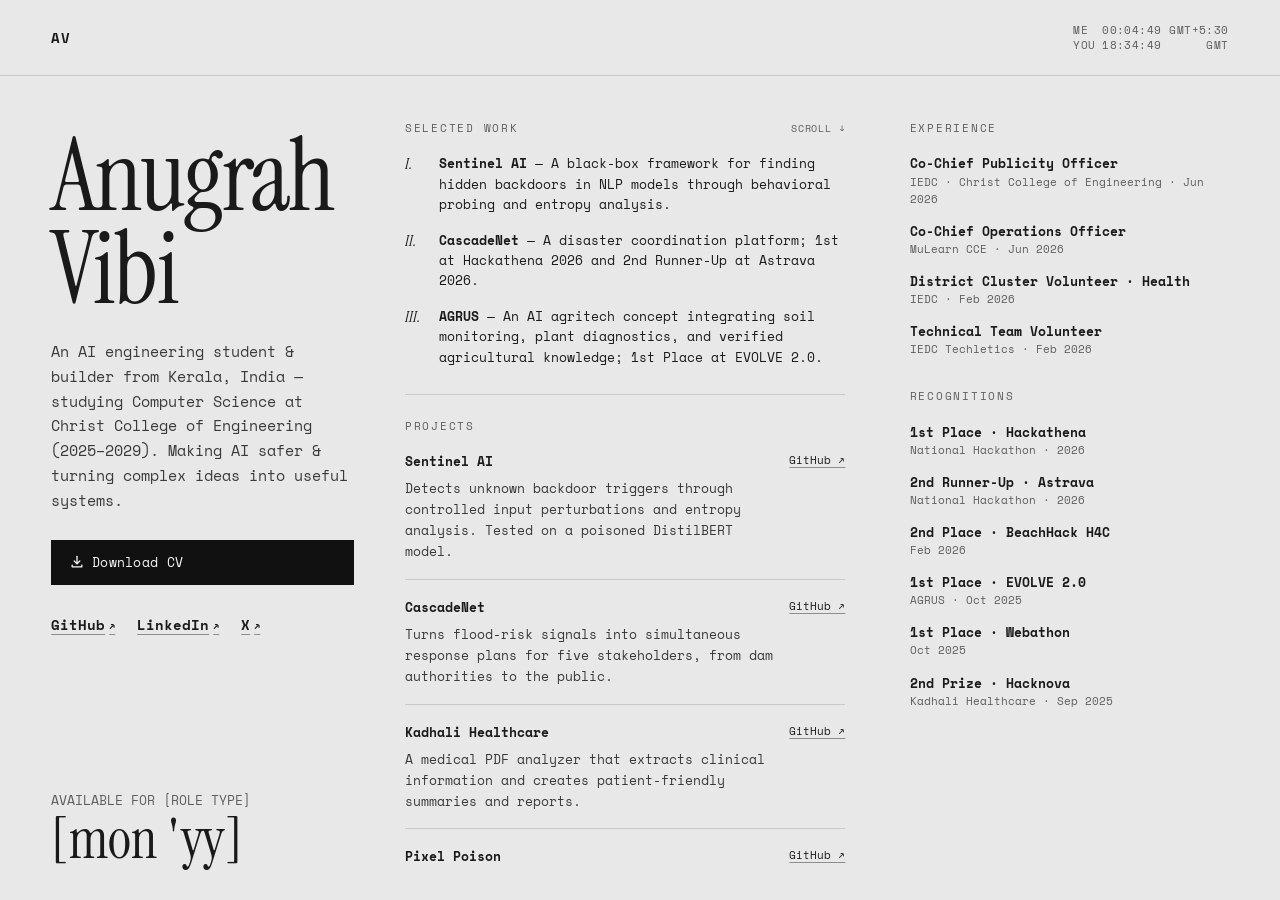
<file: index-c.html>
<!doctype html>
<html lang="en">
  <head>
    <meta charset="UTF-8" />
    <meta name="viewport" content="width=device-width, initial-scale=1.0" />
    <meta
      name="description"
      content="Anugrah Vibi — AI engineering student and builder focused on safer AI, research, and useful systems."
    />
    <meta name="theme-color" content="#e8e8e8" />
    <title>Anugrah Vibi — AI Engineering &amp; Research</title>
    <script>
      // EDITABLE STATUS TEXT
      const PORTFOLIO_STATUS = Object.freeze({
        role: "AVAILABLE FOR [ROLE TYPE]",
        period: "[mon 'yy]",
      });
    </script>
    <link rel="icon" href="data:," />
    <link rel="preconnect" href="https://fonts.googleapis.com" />
    <link rel="preconnect" href="https://fonts.gstatic.com" crossorigin />
    <link
      href="https://fonts.googleapis.com/css2?family=Instrument+Serif&family=Space+Mono:wght@400;700&display=swap"
      rel="stylesheet"
    />
    <style>
      :root {
        color-scheme: light;
        --paper: #e8e8e8;
        --ink: #1a1a1a;
        --muted: #5d5d5d;
        --rule: #c8c8c8;
        --serif: "Instrument Serif", Georgia, serif;
        --mono: "Space Mono", "Courier New", monospace;
      }

      *,
      *::before,
      *::after {
        box-sizing: border-box;
      }

      html {
        scroll-behavior: smooth;
      }

      body {
        min-width: 320px;
        margin: 0;
        background: var(--paper);
        color: var(--ink);
        font-family: var(--mono);
        font-size: 13px;
        line-height: 1.65;
      }

      a {
        color: inherit;
        text-decoration-color: #8d8d8d;
        text-decoration-thickness: 1px;
        text-underline-offset: 3px;
      }

      a:hover {
        text-decoration-color: currentColor;
      }

      a:focus-visible {
        outline: 2px solid var(--ink);
        outline-offset: 4px;
      }

      .project-scroll:focus-visible {
        outline: 1px dashed #858585;
        outline-offset: 2px;
      }

      .nav {
        min-height: 76px;
        display: flex;
        align-items: center;
        padding: 18px clamp(22px, 4vw, 56px);
        border-bottom: 1px solid var(--rule);
      }

      .nav-left {
        font-size: 14px;
        font-weight: 600;
        letter-spacing: 0.08em;
        white-space: nowrap;
      }

      .local-times {
        display: flex;
        flex-direction: column;
        align-items: flex-end;
        margin-left: auto;
        color: var(--muted);
        font-size: 11px;
        letter-spacing: 0.04em;
        line-height: 1.35;
        white-space: nowrap;
      }

      .time-row {
        display: grid;
        grid-template-columns: 3ch 8ch 9ch;
        column-gap: 0.7em;
        font-variant-numeric: tabular-nums;
      }

      .time-value,
      .time-offset {
        text-align: right;
      }

      .main {
        display: grid;
        grid-template-columns: minmax(220px, 0.9fr) minmax(360px, 1.35fr) minmax(230px, 0.95fr);
        gap: clamp(24px, 4vw, 62px);
        padding: clamp(34px, 5vw, 62px) clamp(22px, 4vw, 56px) 56px;
      }

      .col-left,
      .col-right,
      .col-projects {
        min-width: 0;
      }

      .col-left {
        display: flex;
        flex-direction: column;
        padding-top: 8px;
      }

      .name {
        margin: 0;
        font-family: var(--serif);
        font-size: clamp(88px, 10vw, 150px);
        font-style: normal;
        font-weight: 400;
        line-height: 0.92;
        letter-spacing: -0.02em;
      }

      .tagline {
        max-width: 42ch;
        margin: 24px 0 0;
        color: #3a3a3a;
        font-family: var(--mono);
        font-size: 15px;
        font-style: normal;
        line-height: 1.65;
      }

      .cv-link {
        display: inline-flex;
        align-items: center;
        gap: 8px;
        margin-top: 28px;
        padding: 12px 18px;
        border: 1px solid #111;
        border-radius: 0;
        background: #111;
        color: #f8f8f6;
        font-family: var(--mono);
        font-size: 13px;
        letter-spacing: 0.02em;
        line-height: 1.4;
        text-decoration: none;
        transition: background-color 150ms ease, color 150ms ease, border-color 150ms ease;
      }

      .cv-link:hover,
      .cv-link:focus-visible {
        border-color: #111;
        background: transparent;
        color: #111;
      }

      .socials {
        margin-top: 28px;
      }

      .status-block {
        margin-top: auto;
        padding-top: 32px;
      }

      .status-label {
        margin: 0;
        color: var(--muted);
        font-family: var(--mono);
        font-size: 13px;
        line-height: 1.4;
      }

      .status-period {
        margin: 4px 0 0;
        font-family: var(--serif);
        font-size: clamp(56px, 4vw, 64px);
        line-height: 0.95;
      }

      .section-label {
        margin: 0 0 17px;
        color: var(--muted);
        font-size: 11px;
        font-weight: 400;
        letter-spacing: 0.16em;
        line-height: 1.4;
        text-transform: uppercase;
      }

      .social-list,
      .work-list,
      .experience-list,
      .recognition-list {
        margin: 0;
        padding: 0;
        list-style: none;
      }

      .social-list li {
        margin: 0;
      }

      .social-list a {
        text-underline-offset: 4px;
        font-size: 14px;
        font-weight: 600;
        white-space: nowrap;
      }

      .social-list {
        display: flex;
        flex-wrap: wrap;
        gap: 22px;
      }

      .social-arrow {
        margin-left: 4px;
        font-size: 10px;
      }

      .column-heading {
        display: flex;
        align-items: baseline;
        justify-content: space-between;
        gap: 16px;
      }

      .scroll-note {
        color: var(--muted);
        font-size: 10px;
        letter-spacing: 0.08em;
        white-space: nowrap;
      }

      .work-list li {
        position: relative;
        margin: 0 0 16px;
        padding-left: 34px;
        line-height: 1.55;
      }

      .work-list .num {
        position: absolute;
        top: 0;
        left: 0;
        font-family: var(--serif);
        font-size: 15px;
        font-style: italic;
      }

      .work-list strong,
      .project-title {
        font-weight: 700;
      }

      .sub-text {
        margin-top: 5px;
        color: #383838;
      }

      .project-scroll {
        min-width: 0;
      }

      .divider {
        margin: 27px 0 24px;
        border: 0;
        border-top: 1px solid var(--rule);
      }

      .projects-list {
        margin: 0;
        padding: 0;
        list-style: none;
      }

      .project {
        display: grid;
        grid-template-columns: minmax(0, 1fr) auto;
        gap: 6px 16px;
        padding: 0 0 17px;
        margin: 0 0 17px;
        border-bottom: 1px solid var(--rule);
      }

      .project:last-child {
        margin-bottom: 0;
        border-bottom: 0;
      }

      .project-title {
        font-size: 13px;
      }

      .project-description {
        grid-column: 1 / 2;
        margin: 0;
        color: #383838;
        line-height: 1.6;
      }

      .project-link {
        grid-column: 2;
        grid-row: 1 / span 2;
        align-self: start;
        font-size: 11px;
        white-space: nowrap;
      }

      .experience-list li,
      .recognition-list li {
        margin: 0 0 13px;
        line-height: 1.55;
      }

      .role-title,
      .recognition-title {
        display: block;
        font-weight: 700;
      }

      .role-meta,
      .recognition-meta {
        display: block;
        color: var(--muted);
        font-size: 11px;
      }

      .right-section + .right-section {
        margin-top: 31px;
      }

      @media (min-width: 1001px) and (min-height: 660px) {
        body {
          height: 100vh;
          height: 100dvh;
          overflow: hidden;
        }

        .nav {
          height: 76px;
          min-height: 76px;
        }

        .main {
          height: calc(100vh - 76px);
          height: calc(100dvh - 76px);
          overflow: hidden;
          padding-top: clamp(32px, 5vh, 60px);
          padding-bottom: 34px;
        }

        .col-projects {
          min-height: 0;
          overflow-x: hidden;
          overflow-y: auto;
          overscroll-behavior-y: contain;
          scrollbar-color: #a5a5a5 transparent;
          scrollbar-width: thin;
          padding: 0 13px 18px 0;
        }

        .col-projects::-webkit-scrollbar {
          width: 5px;
        }

        .col-projects::-webkit-scrollbar-thumb {
          background: #a5a5a5;
          border-radius: 10px;
        }

        .col-projects::-webkit-scrollbar-track {
          background: transparent;
        }
      }

      @media (max-width: 1000px), (max-height: 659px) {
        .main {
          grid-template-columns: minmax(0, 1fr) minmax(0, 1fr);
          overflow: visible;
        }

        .scroll-note {
          display: none;
        }

        .col-left,
        .col-projects {
          grid-column: 1 / -1;
        }

        .col-left {
          max-width: 720px;
        }
      }

      @media (min-width: 1001px) and (max-width: 1600px) {
        .name {
          font-size: clamp(80px, 7.9vw, 126px);
        }
      }

      @media (max-width: 639px) {
        .time-row--me {
          display: none;
        }
      }

      @media (max-width: 620px) {
        .nav {
          padding: 16px 20px;
        }

        .social-list a,
        .project-link {
          display: inline-flex;
          min-height: 44px;
          align-items: center;
        }

        .main {
          grid-template-columns: minmax(0, 1fr);
          gap: 42px;
          padding: 38px 20px 56px;
        }

        .col-left,
        .col-projects {
          grid-column: 1;
        }

        .socials {
          margin-top: 28px;
        }

        .col-right {
          display: grid;
          grid-template-columns: 1fr;
        }

        .project {
          grid-template-columns: minmax(0, 1fr);
          gap: 4px;
        }

        .project-description,
        .project-link {
          grid-column: 1;
          grid-row: auto;
        }

        .project-link {
          margin-top: 3px;
        }
      }

      @media (prefers-reduced-motion: reduce) {
        html {
          scroll-behavior: auto;
        }
      }
    </style>
  </head>
  <body>
    <header class="nav">
      <span class="nav-left">AV</span>
      <div class="local-times" role="group" aria-label="Local times">
        <div class="time-row time-row--me">
          <span>ME</span>
          <span class="time-value" data-time="me" aria-hidden="true">--:--:--</span>
          <span class="time-offset" data-offset="me">GMT+--:--</span>
        </div>
        <div class="time-row time-row--you">
          <span>YOU</span>
          <span class="time-value" data-time="you" aria-hidden="true">--:--:--</span>
          <span class="time-offset" data-offset="you">GMT±X</span>
        </div>
      </div>
    </header>

    <main class="main">
      <section class="col-left" aria-labelledby="name">
        <h1 class="name" id="name">Anugrah Vibi</h1>
        <p class="tagline">
          An AI engineering student &amp; builder from Kerala, India — studying Computer Science at Christ College of Engineering (2025–2029). Making AI safer &amp; turning complex ideas into useful systems.
        </p>

        <a class="cv-link" href="./assets/Anugrah_Vibi_CV.pdf" download="Anugrah_Vibi_CV.pdf">
          <svg width="14" height="14" viewBox="0 0 16 16" fill="none" stroke="currentColor" stroke-width="1.5" stroke-linecap="round" stroke-linejoin="round" aria-hidden="true" focusable="false">
            <path d="M8 1.5v8" />
            <path d="m4.75 6.75 3.25 3.25 3.25-3.25" />
            <path d="M2.5 11.5v2h11v-2" />
          </svg>
          <span>Download CV</span>
        </a>

        <nav class="socials" aria-label="Find me online">
          <ul class="social-list">
            <li><a href="https://github.com/anugrahvibi" target="_blank" rel="noreferrer">GitHub<span class="social-arrow" aria-hidden="true">↗</span></a></li>
            <li><a href="https://www.linkedin.com/in/anugrahvibi/" target="_blank" rel="noreferrer">LinkedIn<span class="social-arrow" aria-hidden="true">↗</span></a></li>
            <li><a href="https://x.com/anugrahvibi" target="_blank" rel="noreferrer">X<span class="social-arrow" aria-hidden="true">↗</span></a></li>
          </ul>
        </nav>

        <div class="status-block" aria-label="Availability status">
          <p class="status-label">AVAILABLE FOR [ROLE TYPE]</p>
          <p class="status-period">[mon 'yy]</p>
        </div>
      </section>

      <section class="col-projects project-scroll" tabindex="0" aria-label="Selected work and projects">
        <div class="column-heading">
          <h2 class="section-label">Selected work</h2>
          <span class="scroll-note" aria-hidden="true">SCROLL ↓</span>
        </div>
        <ol class="work-list">
          <li>
            <span class="num" aria-hidden="true">I.</span>
            <strong>Sentinel AI</strong> — A black-box framework for finding hidden backdoors in NLP models through behavioral probing and entropy analysis.
          </li>
          <li>
            <span class="num" aria-hidden="true">II.</span>
            <strong>CascadeNet</strong> — A disaster coordination platform; 1st at Hackathena 2026 and 2nd Runner-Up at Astrava 2026.
          </li>
          <li>
            <span class="num" aria-hidden="true">III.</span>
            <strong>AGRUS</strong> — An AI agritech concept integrating soil monitoring, plant diagnostics, and verified agricultural knowledge; 1st Place at EVOLVE 2.0.
          </li>
        </ol>

        <hr class="divider" />

        <h2 class="section-label">Projects</h2>
        <ul class="projects-list">
          <li class="project">
            <span class="project-title">Sentinel AI</span>
            <p class="project-description">Detects unknown backdoor triggers through controlled input perturbations and entropy analysis. Tested on a poisoned DistilBERT model.</p>
            <a class="project-link" href="https://github.com/anugrahvibi/sentinel-ai" target="_blank" rel="noreferrer">GitHub ↗</a>
          </li>
          <li class="project">
            <span class="project-title">CascadeNet</span>
            <p class="project-description">Turns flood-risk signals into simultaneous response plans for five stakeholders, from dam authorities to the public.</p>
            <a class="project-link" href="https://github.com/anugrahvibi/CascadeNet" target="_blank" rel="noreferrer">GitHub ↗</a>
          </li>
          <li class="project">
            <span class="project-title">Kadhali Healthcare</span>
            <p class="project-description">A medical PDF analyzer that extracts clinical information and creates patient-friendly summaries and reports.</p>
            <a class="project-link" href="https://github.com/anugrahvibi/Kadhali-Healthcare" target="_blank" rel="noreferrer">GitHub ↗</a>
          </li>
          <li class="project">
            <span class="project-title">Pixel Poison</span>
            <p class="project-description">A PyTorch case study visualizing FGSM and PGD adversarial attacks against an MNIST classifier.</p>
            <a class="project-link" href="https://github.com/anugrahvibi/adversarial-gradient-visualizer" target="_blank" rel="noreferrer">GitHub ↗</a>
          </li>
          <li class="project">
            <span class="project-title">Sports Analysis</span>
            <p class="project-description">A player-performance analysis project exploring which club might target a player.</p>
            <a class="project-link" href="https://github.com/anugrahvibi/sports-analysis-project" target="_blank" rel="noreferrer">GitHub ↗</a>
          </li>
          <li class="project">
            <span class="project-title">Christovate 2025</span>
            <p class="project-description">Website for Christovate.</p>
            <a class="project-link" href="https://github.com/anugrahvibi/christovate25" target="_blank" rel="noreferrer">GitHub ↗</a>
          </li>
        </ul>
      </section>

      <aside class="col-right" aria-label="Experience and recognition">
        <section class="right-section" aria-labelledby="experience-heading">
          <h2 class="section-label" id="experience-heading">Experience</h2>
          <ul class="experience-list">
            <li>
              <span class="role-title">Co-Chief Publicity Officer</span>
              <span class="role-meta">IEDC · Christ College of Engineering · Jun 2026</span>
            </li>
            <li>
              <span class="role-title">Co-Chief Operations Officer</span>
              <span class="role-meta">MuLearn CCE · Jun 2026</span>
            </li>
            <li>
              <span class="role-title">District Cluster Volunteer · Health</span>
              <span class="role-meta">IEDC · Feb 2026</span>
            </li>
            <li>
              <span class="role-title">Technical Team Volunteer</span>
              <span class="role-meta">IEDC Techletics · Feb 2026</span>
            </li>
          </ul>
        </section>

        <section class="right-section" aria-labelledby="recognition-heading">
          <h2 class="section-label" id="recognition-heading">Recognitions</h2>
          <ul class="recognition-list">
            <li><span class="recognition-title">1st Place · Hackathena</span><span class="recognition-meta">National Hackathon · 2026</span></li>
            <li><span class="recognition-title">2nd Runner-Up · Astrava</span><span class="recognition-meta">National Hackathon · 2026</span></li>
            <li><span class="recognition-title">2nd Place · BeachHack H4C</span><span class="recognition-meta">Feb 2026</span></li>
            <li><span class="recognition-title">1st Place · EVOLVE 2.0</span><span class="recognition-meta">AGRUS · Oct 2025</span></li>
            <li><span class="recognition-title">1st Place · Webathon</span><span class="recognition-meta">Oct 2025</span></li>
            <li><span class="recognition-title">2nd Prize · Hacknova</span><span class="recognition-meta">Kadhali Healthcare · Sep 2025</span></li>
          </ul>
        </section>
      </aside>
    </main>
    <script>
      document.querySelector(".status-label").textContent = PORTFOLIO_STATUS.role;
      document.querySelector(".status-period").textContent = PORTFOLIO_STATUS.period;

      function mountLocalTimes() {
        const localTimeZone = Intl.DateTimeFormat().resolvedOptions().timeZone;
        const timeZones = {
          me: "Asia/Kolkata",
          you: localTimeZone,
        };
        const timeFormatters = Object.fromEntries(
          Object.entries(timeZones).map(([key, timeZone]) => [
            key,
            new Intl.DateTimeFormat("en-GB", {
              timeZone,
              hour: "2-digit",
              minute: "2-digit",
              second: "2-digit",
              hourCycle: "h23",
            }),
          ]),
        );
        const offsetFormatters = Object.fromEntries(
          Object.entries(timeZones).map(([key, timeZone]) => [
            key,
            new Intl.DateTimeFormat("en", {
              timeZone,
              timeZoneName: "shortOffset",
            }),
          ]),
        );

        function updateTimes() {
          const now = new Date();

          for (const key of Object.keys(timeZones)) {
            const time = document.querySelector(`[data-time="${key}"]`);
            const offset = document.querySelector(`[data-offset="${key}"]`);
            const zoneName = offsetFormatters[key]
              .formatToParts(now)
              .find((part) => part.type === "timeZoneName").value;

            time.textContent = timeFormatters[key].format(now);
            offset.textContent = zoneName;
          }
        }

        updateTimes();
        const intervalId = window.setInterval(updateTimes, 1000);
        return () => window.clearInterval(intervalId);
      }

      const unmountLocalTimes = mountLocalTimes();
      window.addEventListener("pagehide", unmountLocalTimes, { once: true });
    </script>
  </body>
</html>
</file>
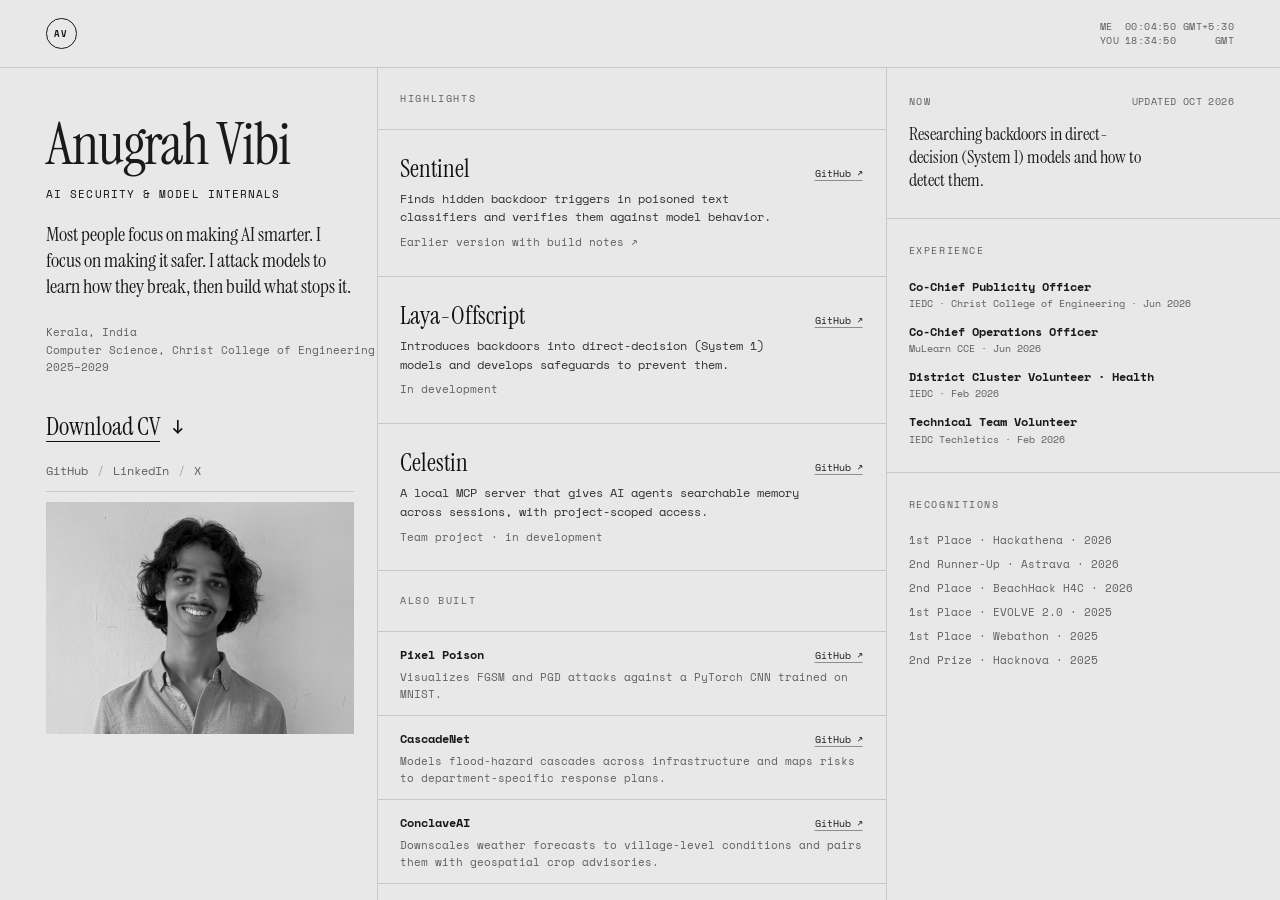
<file: index-portrait-preview.html>
<!doctype html>
<html lang="en">
  <head>
    <meta charset="UTF-8" />
    <meta name="viewport" content="width=device-width, initial-scale=1.0" />
    <meta
      name="description"
      content="Most people focus on making AI smarter. I focus on making it safer. I attack models to learn how they break, then build what stops it."
    />
    <meta name="theme-color" content="#e8e8e8" />
    <title>Portrait Preview — Anugrah Vibi</title>
    <link rel="icon" href="data:," />
    <link rel="preconnect" href="https://fonts.googleapis.com" />
    <link rel="preconnect" href="https://fonts.gstatic.com" crossorigin />
    <link
      href="https://fonts.googleapis.com/css2?family=Instrument+Serif&family=Space+Mono:wght@400;700&display=swap"
      rel="stylesheet"
    />
    <style>
      :root {
        color-scheme: light;
        --ui-scale: 0.9;
        --paper: #e8e8e8;
        --ink: #1a1a1a;
        --muted: #5d5d5d;
        --rule: #c8c8c8;
        --rule-major: 1px solid var(--rule);
        --column-divider: var(--rule-major);
        --cell-pad: calc(28px * var(--ui-scale));
        --serif: "Instrument Serif", Georgia, serif;
        --mono: "Space Mono", "Courier New", monospace;
      }

      *,
      *::before,
      *::after {
        box-sizing: border-box;
      }

      html {
        scroll-behavior: smooth;
        scrollbar-width: none;
      }

      html::-webkit-scrollbar {
        display: none;
      }

      .col-projects {
        scrollbar-width: none;
      }

      .col-projects::-webkit-scrollbar {
        display: none;
      }

      body {
        min-width: 320px;
        margin: 0;
        background: var(--paper);
        color: var(--ink);
        font-family: var(--mono);
        font-size: calc(13px * var(--ui-scale));
        line-height: 1.65;
      }

      a {
        color: inherit;
        text-decoration-color: #8d8d8d;
        text-decoration-thickness: 1px;
        text-underline-offset: 3px;
      }

      a:hover {
        text-decoration-color: currentColor;
      }

      a:focus-visible {
        outline: 2px solid var(--ink);
        outline-offset: 4px;
      }

      .nav {
        min-height: calc(76px * var(--ui-scale));
        display: flex;
        align-items: center;
        padding: calc(18px * var(--ui-scale)) clamp(calc(22px * var(--ui-scale)), calc(4vw * var(--ui-scale)), calc(56px * var(--ui-scale)));
        border-bottom: var(--rule-major);
      }

      .nav-left {
        display: inline-flex;
        align-items: center;
        gap: calc(12px * var(--ui-scale));
        font-size: calc(14px * var(--ui-scale));
        font-weight: 600;
        letter-spacing: 0.08em;
        text-decoration: none;
        white-space: nowrap;
      }

      .nav-avatar {
        display: grid;
        width: calc(34px * var(--ui-scale));
        aspect-ratio: 1;
        place-items: center;
        border: 1px solid var(--ink);
        border-radius: 50%;
        font-size: calc(10px * var(--ui-scale));
        line-height: 1;
      }

      .local-times {
        display: flex;
        flex-direction: column;
        align-items: flex-end;
        margin-left: auto;
        color: var(--muted);
        font-size: calc(11px * var(--ui-scale));
        letter-spacing: 0.04em;
        line-height: 1.35;
        white-space: nowrap;
      }

      .time-row {
        display: grid;
        grid-template-columns: 3ch 8ch 9ch;
        column-gap: 0.7em;
        font-variant-numeric: tabular-nums;
      }

      .time-value,
      .time-offset {
        text-align: right;
      }

      .main {
        --column-gap: clamp(calc(24px * var(--ui-scale)), calc(4vw * var(--ui-scale)), calc(62px * var(--ui-scale)));
        --page-inset: clamp(calc(22px * var(--ui-scale)), calc(4vw * var(--ui-scale)), calc(56px * var(--ui-scale)));
        --column-top: clamp(calc(34px * var(--ui-scale)), calc(5vw * var(--ui-scale)), calc(62px * var(--ui-scale)));
        --column-bottom: calc(64px * var(--ui-scale));
        display: grid;
        grid-template-columns: minmax(calc(220px * var(--ui-scale)), 0.9fr) minmax(calc(360px * var(--ui-scale)), 1.35fr) minmax(calc(230px * var(--ui-scale)), 0.95fr);
        column-gap: var(--column-gap);
        row-gap: var(--column-gap);
        align-items: stretch;
        padding: 0 var(--page-inset);
      }

      .col-left,
      .col-right,
      .col-projects {
        min-width: 0;
      }

      .col-left {
        padding-top: calc(var(--column-top) + 8px * var(--ui-scale));
        padding-bottom: 0;
      }

      .col-projects,
      .col-right {
        margin-left: calc(var(--column-gap) / -2);
        padding-left: calc(var(--column-gap) / 2 - 1px);
        padding-top: 0;
        padding-bottom: 0;
        border-left: var(--column-divider);
      }

      .name {
        margin: 0;
        font-family: var(--serif);
        font-size: calc(clamp(48px, 5vw, 76px) * var(--ui-scale));
        font-style: normal;
        font-weight: 400;
        line-height: 1;
        letter-spacing: -0.02em;
      }

      .role-line {
        margin: calc(14px * var(--ui-scale)) 0 0;
        color: #111;
        font-family: var(--mono);
        font-size: calc(12px * var(--ui-scale));
        font-weight: 500;
        letter-spacing: 0.1em;
        text-transform: uppercase;
      }

      .intro-description {
        max-width: 36ch;
        margin: calc(20px * var(--ui-scale)) 0 0;
        color: #1a1a1a;
        font-family: var(--serif);
        font-size: calc(22px * var(--ui-scale));
        font-style: normal;
        letter-spacing: 0;
        line-height: 1.3;
        text-wrap: pretty;
      }

      .meta-lines {
        margin-top: calc(28px * var(--ui-scale));
        color: #606060;
        font-family: var(--mono);
        font-size: calc(12px * var(--ui-scale));
        line-height: 1.6;
      }

      .meta-lines p {
        margin: 0;
        white-space: nowrap;
      }

      .cv-link {
        display: inline-flex;
        align-items: center;
        color: #111;
        font-family: var(--serif);
        font-size: calc(28px * var(--ui-scale));
        line-height: 1.2;
        text-decoration: underline;
        text-decoration-thickness: 1px;
        text-underline-offset: 6px;
      }

      .cv-link:hover,
      .cv-link:focus-visible {
        text-decoration-thickness: 2px;
      }

      .download-arrow {
        width: 0.7em;
        height: 0.7em;
        margin-left: calc(10px * var(--ui-scale));
        transition: transform 150ms ease;
      }

      .cv-link:hover .download-arrow,
      .cv-link:focus-visible .download-arrow {
        transform: translateY(3px);
      }

      .left-bottom {
        margin-top: calc(40px * var(--ui-scale));
      }

      .socials {
        margin-top: calc(20px * var(--ui-scale));
      }

      .portrait-preview {
        width: min(100%, calc(360px * var(--ui-scale)));
        margin: calc(12px * var(--ui-scale)) 0 calc(32px * var(--ui-scale));
        overflow: hidden;
        border-top: var(--rule-major);
        padding-top: calc(12px * var(--ui-scale));
      }

      .portrait-preview img {
        display: block;
        width: 100%;
        height: auto;
        aspect-ratio: 4 / 3;
        object-fit: cover;
        object-position: center;
      }

      .section-label {
        margin: 0 0 calc(17px * var(--ui-scale));
        color: var(--muted);
        font-size: calc(11px * var(--ui-scale));
        font-weight: 400;
        letter-spacing: 0.16em;
        line-height: 1.4;
        text-transform: uppercase;
      }

      .social-list,
      .experience-list,
      .recognition-list {
        margin: 0;
        padding: 0;
        list-style: none;
      }

      .social-list li {
        margin: 0;
      }

      .social-list a {
        color: #606060;
        font-family: var(--mono);
        font-size: calc(13px * var(--ui-scale));
        font-weight: 400;
        text-decoration: none;
      }

      .social-list a:hover,
      .social-list a:focus-visible {
        color: #111;
        text-decoration: underline;
        text-underline-offset: 4px;
      }

      .social-list {
        display: flex;
        flex-wrap: wrap;
        align-items: center;
      }

      .social-list .social-separator {
        margin: 0 calc(10px * var(--ui-scale));
        color: #aaa;
      }

      .featured-list,
      .archive-list {
        margin: 0;
        padding: 0;
        list-style: none;
      }

      .featured-entry {
        padding: calc(28px * var(--ui-scale)) 0;
        padding-right: calc(var(--column-gap) / 2);
        padding-left: calc(var(--column-gap) / 2 - 1px);
        border-bottom: var(--rule-major);
      }

      .featured-list,
      .archive-list {
        margin-right: calc(var(--column-gap) / -2);
        margin-left: calc(var(--column-gap) / -2 + 1px);
      }

      .col-projects > .section-label,
      .archive-section > .section-label {
        margin: 0;
        padding-block: var(--cell-pad);
        line-height: 1;
      }

      .featured-entry:first-child,
      .archive-entry:first-child {
        border-top: var(--rule-major);
      }

      .featured-heading,
      .archive-heading {
        display: flex;
        align-items: baseline;
        justify-content: space-between;
        gap: calc(16px * var(--ui-scale));
      }

      .featured-title {
        min-width: 0;
        margin: 0;
        color: #111;
        font-family: var(--serif);
        font-size: calc(28px * var(--ui-scale));
        font-weight: 400;
        line-height: 1.1;
      }

      .featured-link,
      .archive-link {
        font-size: calc(11px * var(--ui-scale));
        white-space: nowrap;
      }

      .featured-description {
        max-width: 58ch;
        margin: calc(8px * var(--ui-scale)) 0 0;
        color: #333;
        font-family: var(--mono);
        font-size: calc(13px * var(--ui-scale));
        line-height: 1.6;
      }

      .featured-meta {
        margin: calc(8px * var(--ui-scale)) 0 0;
        color: #606060;
        font-family: var(--mono);
        font-size: calc(12px * var(--ui-scale));
        line-height: 1.5;
      }

      .featured-meta a {
        color: inherit;
        text-decoration: none;
      }

      .featured-meta a:hover,
      .featured-meta a:focus-visible {
        text-decoration: underline;
        text-underline-offset: 3px;
      }

      .archive-section {
        margin-top: 0;
        padding-bottom: var(--column-bottom);
      }

      .archive-entry {
        min-width: 0;
        padding: calc(14px * var(--ui-scale)) 0;
        padding-right: calc(var(--column-gap) / 2);
        padding-left: calc(var(--column-gap) / 2 - 1px);
        border-bottom: var(--rule-major);
      }

      .archive-name {
        min-width: 0;
        font-family: var(--mono);
        font-size: calc(13px * var(--ui-scale));
        font-weight: 700;
      }

      .archive-description {
        display: -webkit-box;
        overflow: hidden;
        margin: calc(4px * var(--ui-scale)) 0 0;
        color: #606060;
        font-family: var(--mono);
        font-size: calc(12.5px * var(--ui-scale));
        line-height: 1.55;
        -webkit-box-orient: vertical;
        -webkit-line-clamp: 2;
      }

      .experience-list li,
      .recognition-list li {
        margin: 0 0 calc(13px * var(--ui-scale));
        line-height: 1.55;
      }

      .role-title {
        display: block;
        font-weight: 700;
      }

      .role-meta {
        display: block;
        color: var(--muted);
        font-size: calc(11px * var(--ui-scale));
      }

      .now-heading {
        display: flex;
        align-items: baseline;
        justify-content: space-between;
        gap: calc(12px * var(--ui-scale));
      }

      .now-heading .section-label {
        margin-bottom: 0;
      }

      .right-section:first-child {
        padding-block: var(--cell-pad);
      }

      .now-updated {
        color: #606060;
        font-family: var(--mono);
        font-size: calc(11px * var(--ui-scale));
        letter-spacing: 0.04em;
        text-align: right;
        white-space: nowrap;
      }

      .now-description {
        max-width: 30ch;
        margin: calc(14px * var(--ui-scale)) 0 0;
        color: #1a1a1a;
        font-family: var(--serif);
        font-size: calc(20px * var(--ui-scale));
        line-height: 1.3;
      }

      .right-section + .right-section {
        margin-top: 0;
        margin-right: calc(var(--page-inset) * -1);
        margin-left: calc(var(--column-gap) / -2 + 1px);
        padding: var(--cell-pad) var(--page-inset) var(--cell-pad) calc(var(--column-gap) / 2 - 1px);
        border-top: var(--rule-major);
      }

      .right-section + .right-section > .section-label {
        margin-bottom: 20px;
      }

      .right-section:last-child {
        padding-bottom: var(--column-bottom);
      }

      .experience-list li:last-child,
      .recognition-list li:last-child {
        margin-bottom: 0;
      }

      .recognition-list li {
        margin-bottom: calc(8px * var(--ui-scale));
        color: #606060;
        font-family: var(--mono);
        font-size: calc(12.5px * var(--ui-scale));
        font-weight: 400;
        line-height: 1.5;
      }

      @media (min-width: 1001px) and (min-height: 660px) {
        body {
          height: 100vh;
          height: 100dvh;
          overflow: hidden;
        }

        .nav {
          height: calc(76px * var(--ui-scale));
          min-height: calc(76px * var(--ui-scale));
        }

        .main {
          --column-top: clamp(calc(32px * var(--ui-scale)), calc(5vh * var(--ui-scale)), calc(60px * var(--ui-scale)));
          height: calc(100vh - calc(76px * var(--ui-scale)));
          height: calc(100dvh - calc(76px * var(--ui-scale)));
          grid-template-rows: minmax(0, 1fr);
          overflow: hidden;
        }

        .col-projects {
          min-height: 0;
          margin-right: calc(var(--column-gap) / -2);
          overflow-x: hidden;
          overflow-y: auto;
          overscroll-behavior-x: none;
          overscroll-behavior-y: contain;
        }

        .featured-list,
        .archive-list {
          margin-right: 0;
        }
      }

      @media (max-width: 1000px), (max-height: 659px) {
        .portrait-preview {
          display: none;
        }

        .main {
          grid-template-columns: minmax(0, 1fr) minmax(0, 1fr);
          row-gap: 0;
          overflow: visible;
        }

        .col-left,
        .col-projects {
          grid-column: 1 / -1;
        }

        .col-left {
          max-width: 720px;
          padding-bottom: calc(32px * var(--ui-scale));
        }

        .col-projects,
        .col-right {
          margin-left: 0;
          padding-top: 0;
          padding-bottom: 0;
          padding-left: 0;
          border-top: var(--column-divider);
          border-left: 0;
        }

        .featured-list,
        .archive-list {
          margin-right: 0;
          margin-left: 0;
        }

        .featured-entry,
        .archive-entry {
          padding-right: 0;
          padding-left: 0;
        }

        .right-section + .right-section {
          margin-right: 0;
          margin-left: 0;
          padding: var(--cell-pad) 0;
        }
      }

      @media (max-width: 639px) {
        .time-row--me {
          display: none;
        }
      }

      @media (max-width: 620px) {
        .nav {
          padding: calc(16px * var(--ui-scale)) calc(20px * var(--ui-scale));
        }

        .social-list a {
          display: inline-flex;
          min-height: 44px;
          align-items: center;
        }

        .main {
          grid-template-columns: minmax(0, 1fr);
          column-gap: 0;
          --column-top: calc(38px * var(--ui-scale));
          padding-right: calc(20px * var(--ui-scale));
          padding-left: calc(20px * var(--ui-scale));
        }

        .col-left,
        .col-projects {
          grid-column: 1;
        }

        .col-right {
          display: grid;
          grid-template-columns: 1fr;
        }

      }

      @media (prefers-reduced-motion: reduce) {
        html {
          scroll-behavior: auto;
        }
      }
    </style>
  </head>
  <body>
    <header class="nav">
      <a class="nav-left" href="./" aria-label="Anugrah Vibi home">
        <span class="nav-avatar" aria-hidden="true">AV</span>
      </a>
      <div class="local-times" role="group" aria-label="Local times">
        <div class="time-row time-row--me">
          <span>ME</span>
          <span class="time-value" data-time="me" aria-hidden="true">--:--:--</span>
          <span class="time-offset" data-offset="me">GMT+--:--</span>
        </div>
        <div class="time-row time-row--you">
          <span>YOU</span>
          <span class="time-value" data-time="you" aria-hidden="true">--:--:--</span>
          <span class="time-offset" data-offset="you">GMT±X</span>
        </div>
      </div>
    </header>

    <main class="main">
      <section class="col-left" aria-labelledby="name">
        <div class="left-top">
          <h1 class="name" id="name">Anugrah Vibi</h1>
          <p class="role-line">AI security &amp; model internals</p>
          <p class="intro-description">Most people focus on making AI smarter. I focus on making it safer. I attack models to learn how they break, then build what stops it.</p>
          <div class="meta-lines">
            <p>Kerala, India</p>
            <p>Computer Science, Christ College of Engineering</p>
            <p>2025–2029</p>
          </div>
        </div>

        <div class="left-bottom">
          <a class="cv-link" href="./assets/Anugrah_Vibi_CV.pdf" download="Anugrah_Vibi_CV.pdf">
            <span>Download CV</span>
            <svg class="download-arrow" viewBox="0 0 16 16" fill="none" stroke="currentColor" stroke-width="1.5" stroke-linecap="round" stroke-linejoin="round" aria-hidden="true" focusable="false">
              <path d="M8 1.5v11" />
              <path d="m4.5 9 3.5 3.5L11.5 9" />
            </svg>
          </a>

          <nav class="socials" aria-label="Find me online">
            <ul class="social-list">
              <li><a href="https://github.com/anugrahvibi" target="_blank" rel="noreferrer">GitHub</a></li>
              <li class="social-separator" aria-hidden="true">/</li>
              <li><a href="https://www.linkedin.com/in/anugrahvibi/" target="_blank" rel="noreferrer">LinkedIn</a></li>
              <li class="social-separator" aria-hidden="true">/</li>
              <li><a href="https://x.com/anugrah_vibi" target="_blank" rel="noreferrer">X</a></li>
            </ul>
          </nav>

          <figure class="portrait-preview">
            <img src="./assets/portrait-original-bw.jpg" alt="Black-and-white portrait of Anugrah Vibi against a textured wall" />
          </figure>
        </div>
      </section>

      <section class="col-projects" aria-labelledby="work-heading" tabindex="0">
        <h2 class="section-label" id="work-heading">HIGHLIGHTS</h2>
        <ul class="featured-list">
          <li class="featured-entry">
            <div class="featured-heading">
              <h3 class="featured-title">Sentinel</h3>
              <a class="featured-link" href="https://github.com/anugrahvibi/PushToProd" target="_blank" rel="noopener noreferrer" aria-label="Sentinel on GitHub">GitHub ↗</a>
            </div>
            <p class="featured-description">Finds hidden backdoor triggers in poisoned text classifiers and verifies them against model behavior.</p>
            <p class="featured-meta"><a href="https://github.com/anugrahvibi/sentinel-ai" target="_blank" rel="noopener noreferrer" aria-label="Earlier version of Sentinel on GitHub">Earlier version with build notes ↗</a></p>
          </li>
          <li class="featured-entry">
            <div class="featured-heading">
              <h3 class="featured-title">Laya-Offscript</h3>
              <a class="featured-link" href="https://github.com/anugrahvibi/Laya-Offscript" target="_blank" rel="noopener noreferrer" aria-label="Laya-Offscript on GitHub">GitHub ↗</a>
            </div>
            <p class="featured-description">Introduces backdoors into direct-decision (System 1) models and develops safeguards to prevent them.</p>
            <p class="featured-meta">In development</p>
          </li>
          <li class="featured-entry">
            <div class="featured-heading">
              <h3 class="featured-title">Celestin</h3>
              <a class="featured-link" href="https://github.com/anugrahvibi/Celestin" target="_blank" rel="noopener noreferrer" aria-label="Celestin on GitHub">GitHub ↗</a>
            </div>
            <p class="featured-description">A local MCP server that gives AI agents searchable memory across sessions, with project-scoped access.</p>
            <p class="featured-meta">Team project · in development</p>
          </li>
          <!-- ALT featured #3: swap in CascadeNet if Celestin has no security angle
            <li class="featured-entry">
              <div class="featured-heading">
                <h3 class="featured-title">CascadeNet</h3>
                <a class="featured-link" href="https://github.com/anugrahvibi/CascadeNet" target="_blank" rel="noreferrer">GitHub ↗</a>
              </div>
              <p class="featured-description">Turns flood-risk signals into simultaneous response plans for five stakeholders, from dam authorities to the public.</p>
              <p class="featured-meta">1st Place · Hackathena · 2026 / 2nd Runner-Up · Astrava · 2026</p>
            </li>
          -->
        </ul>

        <section class="archive-section" aria-labelledby="archive-heading">
          <h2 class="section-label" id="archive-heading">ALSO BUILT</h2>
          <ul class="archive-list">
            <li class="archive-entry">
              <div class="archive-heading">
                <span class="archive-name">Pixel Poison</span>
                <a class="archive-link" href="https://github.com/anugrahvibi/adversarial-gradient-visualizer" target="_blank" rel="noopener noreferrer" aria-label="Pixel Poison on GitHub">GitHub ↗</a>
              </div>
              <p class="archive-description">Visualizes FGSM and PGD attacks against a PyTorch CNN trained on MNIST.</p>
            </li>
            <li class="archive-entry">
              <div class="archive-heading">
                <span class="archive-name">CascadeNet</span>
                <a class="archive-link" href="https://github.com/anugrahvibi/CascadeNet" target="_blank" rel="noopener noreferrer" aria-label="CascadeNet on GitHub">GitHub ↗</a>
              </div>
              <p class="archive-description">Models flood-hazard cascades across infrastructure and maps risks to department-specific response plans.</p>
            </li>
            <li class="archive-entry">
              <div class="archive-heading">
                <span class="archive-name">ConclaveAI</span>
                <a class="archive-link" href="https://github.com/anugrahvibi/conclaveai" target="_blank" rel="noopener noreferrer" aria-label="ConclaveAI on GitHub">GitHub ↗</a>
              </div>
              <p class="archive-description">Downscales weather forecasts to village-level conditions and pairs them with geospatial crop advisories.</p>
            </li>
            <li class="archive-entry">
              <div class="archive-heading">
                <span class="archive-name">TEAM-KORE-HFC</span>
                <a class="archive-link" href="https://github.com/anugrahvibi/TEAM-KORE-HFC" target="_blank" rel="noopener noreferrer" aria-label="TEAM-KORE-HFC on GitHub">GitHub ↗</a>
              </div>
              <p class="archive-description">Prioritizes alerts, connects changes to incidents and cloud costs, and predicts service blast radius.</p>
            </li>
            <li class="archive-entry">
              <div class="archive-heading">
                <span class="archive-name">Kadhali Healthcare</span>
                <a class="archive-link" href="https://github.com/anugrahvibi/Kadhali-Healthcare" target="_blank" rel="noopener noreferrer" aria-label="Kadhali Healthcare on GitHub">GitHub ↗</a>
              </div>
              <p class="archive-description">Extracts clinical data from PDFs and creates patient summaries and reports.</p>
            </li>
            <li class="archive-entry">
              <div class="archive-heading">
                <span class="archive-name">Sports Analysis</span>
                <a class="archive-link" href="https://github.com/anugrahvibi/sports-analysis-project" target="_blank" rel="noopener noreferrer" aria-label="Sports Analysis on GitHub">GitHub ↗</a>
              </div>
              <p class="archive-description">A local demo for comparing player performance and possible target clubs.</p>
            </li>
          </ul>
        </section>
      </section>

      <aside class="col-right" aria-label="Current focus, experience and recognition">
        <section class="right-section" aria-labelledby="now-heading">
          <div class="now-heading">
            <h2 class="section-label" id="now-heading">NOW</h2>
            <span class="now-updated">UPDATED OCT 2026</span>
          </div>
          <p class="now-description">Researching backdoors in direct-decision (System 1) models and how to detect them.</p>
        </section>

        <section class="right-section" aria-labelledby="experience-heading">
          <h2 class="section-label" id="experience-heading">Experience</h2>
          <ul class="experience-list">
            <li>
              <span class="role-title">Co-Chief Publicity Officer</span>
              <span class="role-meta">IEDC · Christ College of Engineering · Jun 2026</span>
            </li>
            <li>
              <span class="role-title">Co-Chief Operations Officer</span>
              <span class="role-meta">MuLearn CCE · Jun 2026</span>
            </li>
            <li>
              <span class="role-title">District Cluster Volunteer · Health</span>
              <span class="role-meta">IEDC · Feb 2026</span>
            </li>
            <li>
              <span class="role-title">Technical Team Volunteer</span>
              <span class="role-meta">IEDC Techletics · Feb 2026</span>
            </li>
          </ul>
        </section>

        <section class="right-section" aria-labelledby="recognition-heading">
          <h2 class="section-label" id="recognition-heading">Recognitions</h2>
          <ul class="recognition-list">
            <li>1st Place · Hackathena · 2026</li>
            <li>2nd Runner-Up · Astrava · 2026</li>
            <li>2nd Place · BeachHack H4C · 2026</li>
            <li>1st Place · EVOLVE 2.0 · 2025</li>
            <li>1st Place · Webathon · 2025</li>
            <li>2nd Prize · Hacknova · 2025</li>
          </ul>
        </section>
      </aside>
    </main>
    <script>
      function mountWorkScrollRelay() {
        const workScroller = document.querySelector(".col-projects");
        const desktopLayout = window.matchMedia("(min-width: 1001px) and (min-height: 660px)");

        function relayWheel(event) {
          if (!desktopLayout.matches || workScroller.contains(event.target) || event.deltaY === 0) {
            return;
          }

          event.preventDefault();
          const multiplier = event.deltaMode === 1
            ? 16
            : event.deltaMode === 2
              ? workScroller.clientHeight
              : 1;
          workScroller.scrollTop += event.deltaY * multiplier;
        }

        document.addEventListener("wheel", relayWheel, { passive: false });
        return () => document.removeEventListener("wheel", relayWheel);
      }

      function mountLocalTimes() {
        const localTimeZone = Intl.DateTimeFormat().resolvedOptions().timeZone;
        const timeZones = {
          me: "Asia/Kolkata",
          you: localTimeZone,
        };
        const timeFormatters = Object.fromEntries(
          Object.entries(timeZones).map(([key, timeZone]) => [
            key,
            new Intl.DateTimeFormat("en-GB", {
              timeZone,
              hour: "2-digit",
              minute: "2-digit",
              second: "2-digit",
              hourCycle: "h23",
            }),
          ]),
        );
        const offsetFormatters = Object.fromEntries(
          Object.entries(timeZones).map(([key, timeZone]) => [
            key,
            new Intl.DateTimeFormat("en", {
              timeZone,
              timeZoneName: "shortOffset",
            }),
          ]),
        );

        function updateTimes() {
          const now = new Date();

          for (const key of Object.keys(timeZones)) {
            const time = document.querySelector(`[data-time="${key}"]`);
            const offset = document.querySelector(`[data-offset="${key}"]`);
            const zoneName = offsetFormatters[key]
              .formatToParts(now)
              .find((part) => part.type === "timeZoneName").value;

            time.textContent = timeFormatters[key].format(now);
            offset.textContent = zoneName;
          }
        }

        updateTimes();
        const intervalId = window.setInterval(updateTimes, 1000);
        return () => window.clearInterval(intervalId);
      }

      const unmountLocalTimes = mountLocalTimes();
      window.addEventListener("pagehide", unmountLocalTimes, { once: true });
      const unmountWorkScrollRelay = mountWorkScrollRelay();
      window.addEventListener("pagehide", unmountWorkScrollRelay, { once: true });

    </script>
  </body>
</html>
</file>
